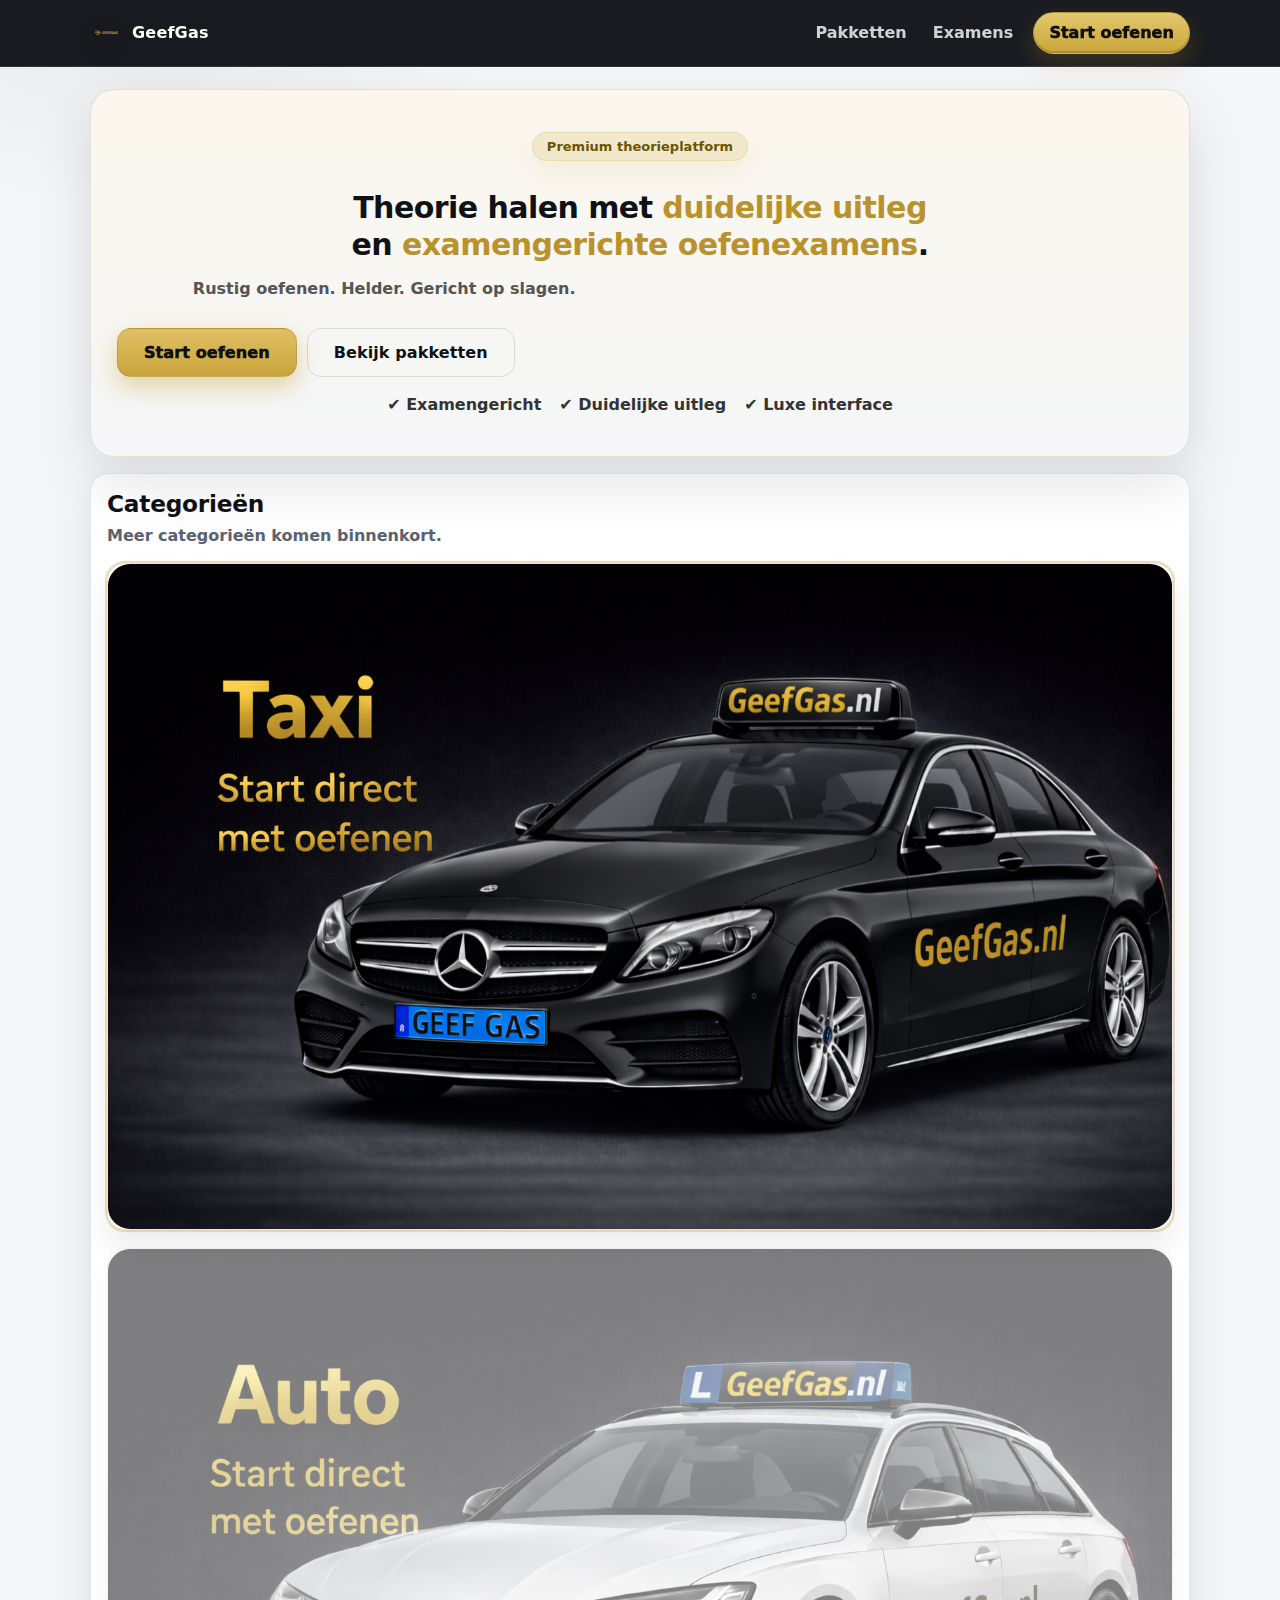
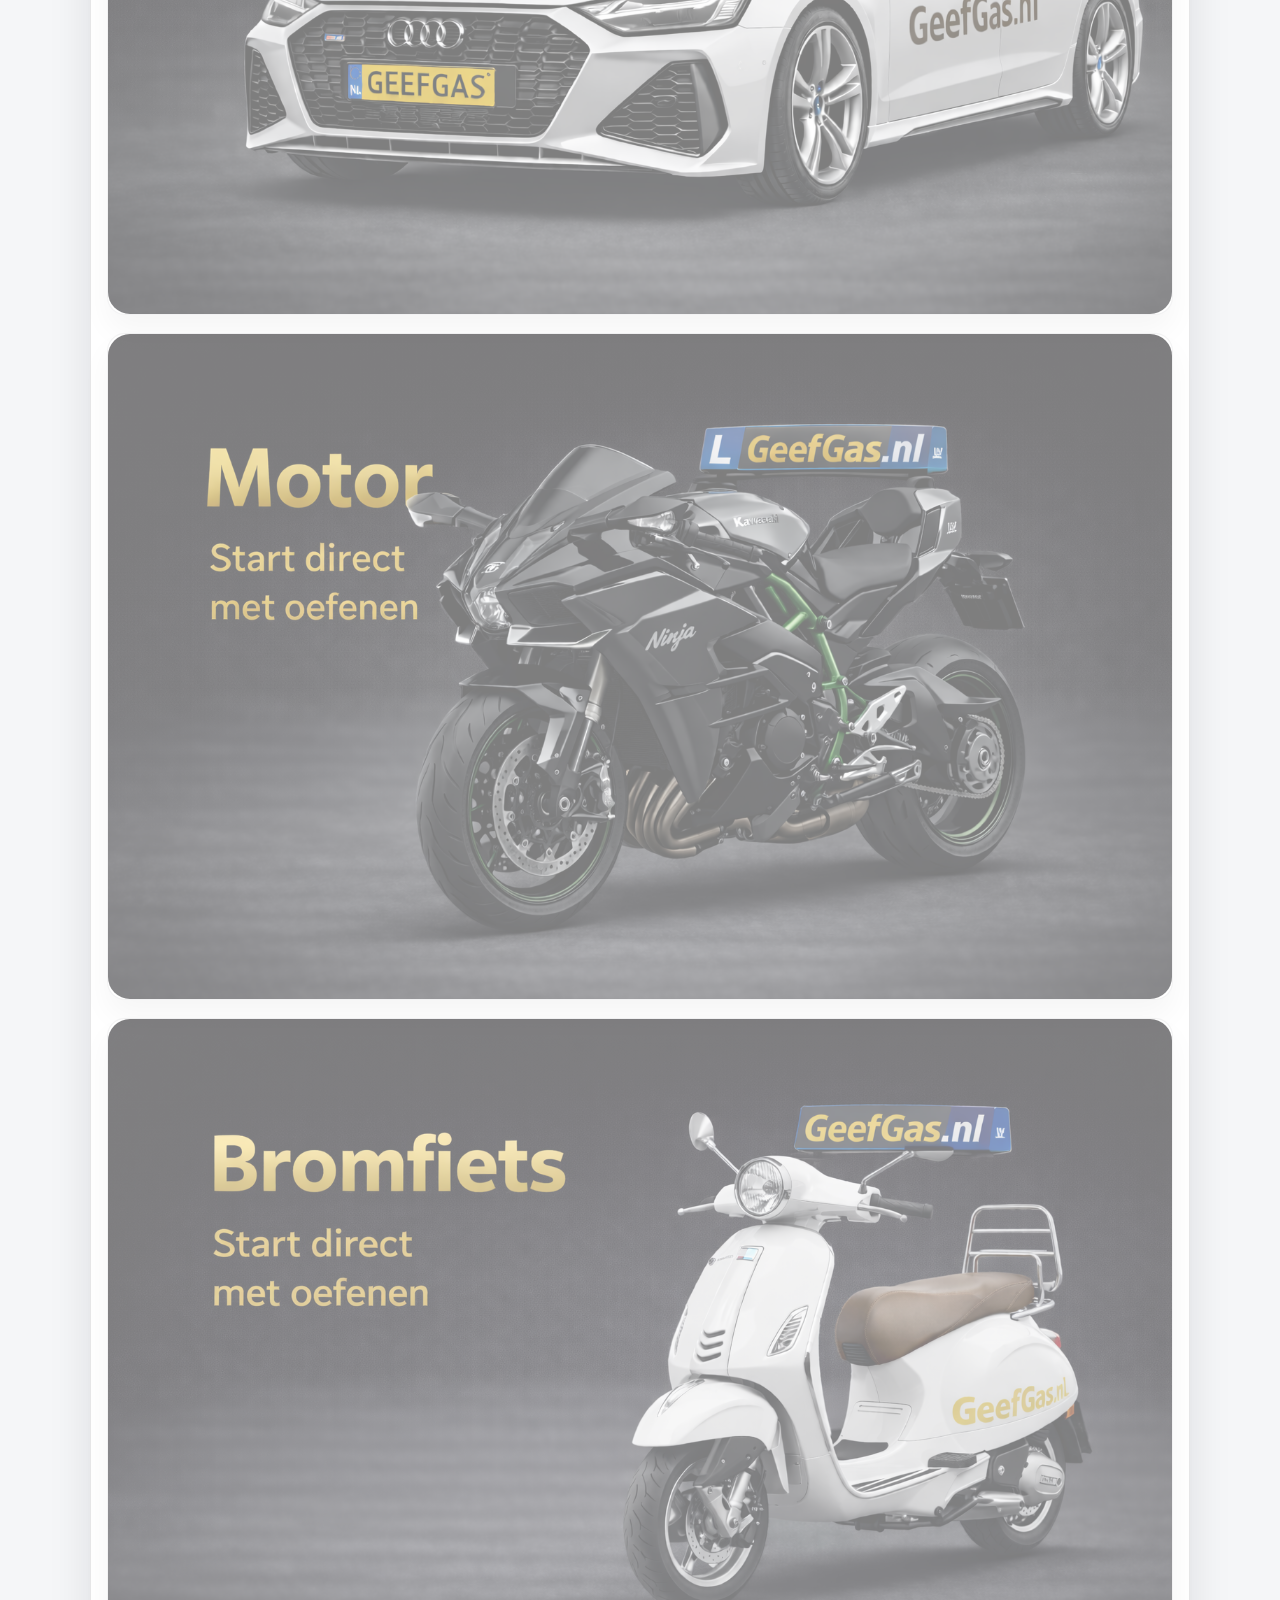
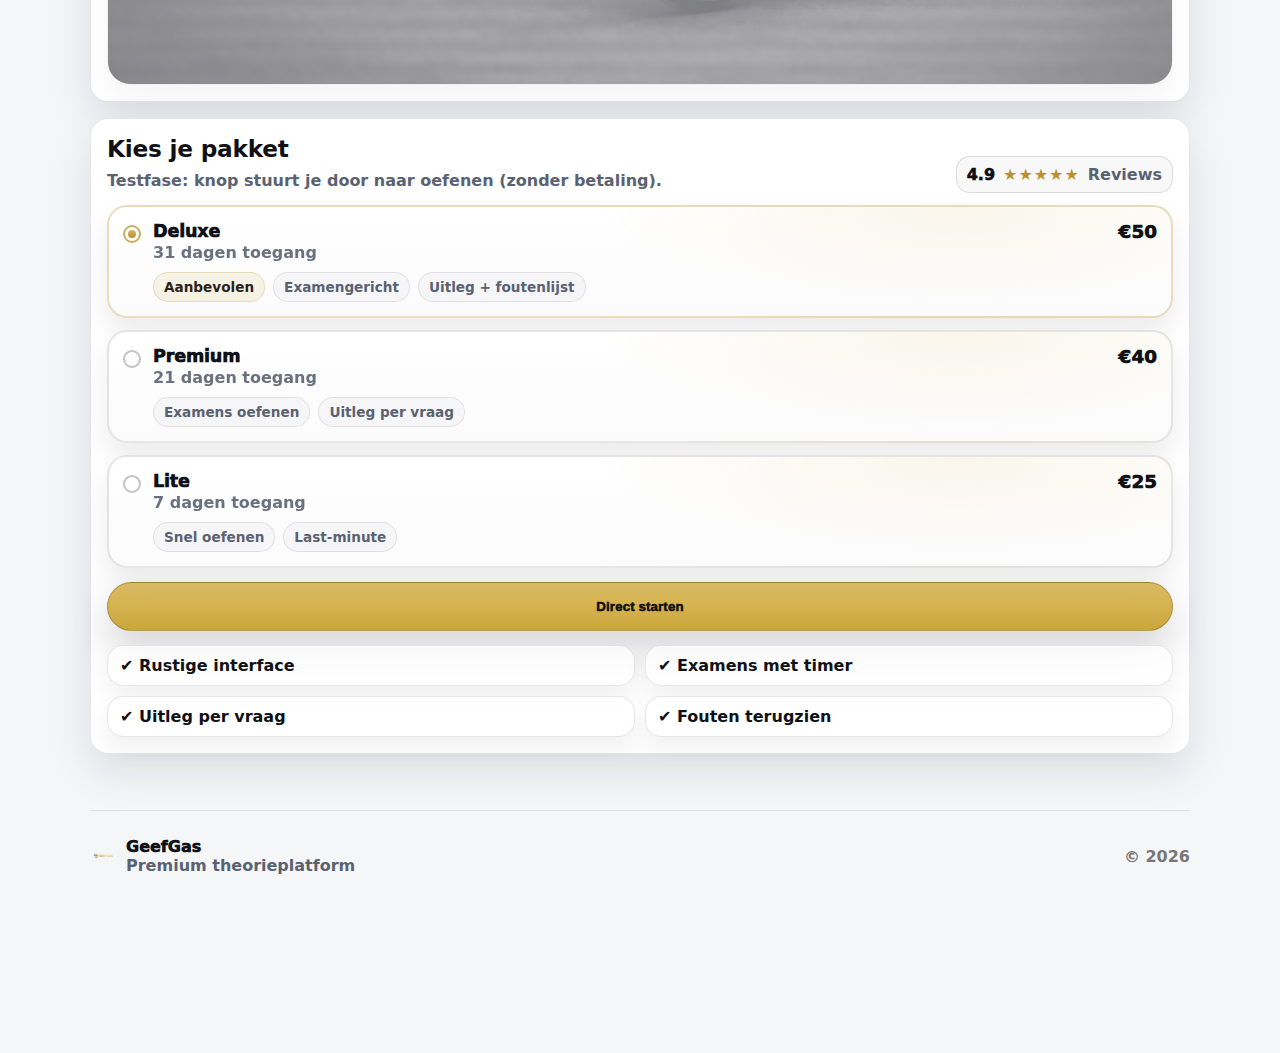
<file: index.html>
<!doctype html>
<html lang="nl">
<head>
  <meta charset="utf-8" />
  <meta name="viewport" content="width=device-width, initial-scale=1" />
  <title>GeefGas – Theorie oefenen</title>

  <meta name="description" content="GeefGas – Premium theorieplatform met duidelijke uitleg en examengerichte oefenexamens." />
  <meta name="theme-color" content="#0B0D12" />

  <link rel="stylesheet" href="styles.css" />
</head>

<body class="theme">

  <!-- TOPBAR -->
  <header class="topbar">
    <div class="container topbar__inner">
      <a class="brand" href="index.html" aria-label="GeefGas Home">
        <img class="brand__logo" src="assets/geefgas.PNG" alt="GeefGas logo" />
        <span class="brand__name">GeefGas</span>
      </a>

      <nav class="nav" aria-label="Hoofdmenu">
        <a class="nav__link" href="#pakketten">Pakketten</a>
        <a class="nav__link" href="examens.html">Examens</a>
        <a class="nav__cta" href="examens.html">Start oefenen</a>
      </nav>

      <button class="nav__mobile" id="mobileMenuBtn" aria-label="Menu openen" aria-expanded="false">
        <span></span><span></span><span></span>
      </button>
    </div>

    <div class="mobilemenu" id="mobileMenu" hidden>
      <div class="container mobilemenu__inner">
        <a class="mobilemenu__link" href="#pakketten">Pakketten</a>
        <a class="mobilemenu__link" href="examens.html">Examens</a>
        <a class="mobilemenu__cta" href="examens.html">Start oefenen</a>
      </div>
    </div>
  </header>

  <main class="page">
    <div class="container page__inner">

      <!-- HERO (rustiger) -->
      <section class="card hero hero--lux">
        <div class="hero__badge">Premium theorieplatform</div>

        <h1 class="hero__title">
          Theorie halen met <span class="gold">duidelijke uitleg</span><br />
          en <span class="gold">examengerichte oefenexamens</span>.
        </h1>

        <p class="hero__text">
          Rustig oefenen. Helder. Gericht op slagen.
        </p>

        <div class="hero__actions">
          <a class="btn btn--gold btn--xl" href="examens.html">Start oefenen</a>
          <a class="btn btn--ghost btn--xl" href="#pakketten">Bekijk pakketten</a>
        </div>

        <div class="hero__checks" aria-label="Voordelen">
          <span>✔ Examengericht</span>
          <span>✔ Duidelijke uitleg</span>
          <span>✔ Luxe interface</span>
        </div>
      </section>

      <!-- CATEGORIEËN -->
      <section class="card">
        <div class="sectionHead" style="margin-bottom:14px;">
          <div>
            <h2 class="sectionHead__title">Categorieën</h2>
            <p class="sectionHead__sub">Meer categorieën komen binnenkort.</p>
          </div>
        </div>

        <div class="catGrid">

          <a class="catCard catCard--active" href="examens.html" aria-label="Taxi actief">
            <div class="catCard__image">
              <img src="assets/taxi.PNG" alt="Taxi theorie" />
            </div>
          </a>

          <div class="catCard catCard--soon" aria-disabled="true">
            <div class="catCard__image">
              <img src="assets/auto.PNG" alt="Auto theorie" />
            </div>
          </div>

          <div class="catCard catCard--soon" aria-disabled="true">
            <div class="catCard__image">
              <img src="assets/motor.PNG" alt="Motor theorie" />
            </div>
          </div>

          <div class="catCard catCard--soon" aria-disabled="true">
            <div class="catCard__image">
              <img src="assets/bromfiets.PNG" alt="Bromfiets theorie" />
            </div>
          </div>

        </div>
      </section>

      <!-- PAKKETTEN (terug) -->
      <section class="card" id="pakketten">
        <div class="sectionHead">
          <div>
            <h2 class="sectionHead__title">Kies je pakket</h2>
            <p class="sectionHead__sub">Testfase: knop stuurt je door naar oefenen (zonder betaling).</p>
          </div>
          <div class="rating">
            <span class="rating__score">4.9</span>
            <span class="rating__stars" aria-label="5 sterren">★★★★★</span>
            <span class="rating__muted">Reviews</span>
          </div>
        </div>

        <div class="pkgList" role="radiogroup" aria-label="Pakketkeuze">
          <label class="pkg pkg--best">
            <input class="pkg__radio" type="radio" name="pkg" value="deluxe" checked />
            <span class="pkg__dot" aria-hidden="true"></span>

            <div class="pkg__main">
              <div class="pkg__top">
                <div>
                  <div class="pkg__name">Deluxe</div>
                  <div class="pkg__desc">31 dagen toegang</div>
                </div>
                <div class="pkg__price">€50</div>
              </div>

              <div class="pkg__meta">
                <span class="pill pill--gold">Aanbevolen</span>
                <span class="pill">Examengericht</span>
                <span class="pill">Uitleg + foutenlijst</span>
              </div>
            </div>
          </label>

          <label class="pkg">
            <input class="pkg__radio" type="radio" name="pkg" value="premium" />
            <span class="pkg__dot" aria-hidden="true"></span>

            <div class="pkg__main">
              <div class="pkg__top">
                <div>
                  <div class="pkg__name">Premium</div>
                  <div class="pkg__desc">21 dagen toegang</div>
                </div>
                <div class="pkg__price">€40</div>
              </div>

              <div class="pkg__meta">
                <span class="pill">Examens oefenen</span>
                <span class="pill">Uitleg per vraag</span>
              </div>
            </div>
          </label>

          <label class="pkg">
            <input class="pkg__radio" type="radio" name="pkg" value="lite" />
            <span class="pkg__dot" aria-hidden="true"></span>

            <div class="pkg__main">
              <div class="pkg__top">
                <div>
                  <div class="pkg__name">Lite</div>
                  <div class="pkg__desc">7 dagen toegang</div>
                </div>
                <div class="pkg__price">€25</div>
              </div>

              <div class="pkg__meta">
                <span class="pill">Snel oefenen</span>
                <span class="pill">Last-minute</span>
              </div>
            </div>
          </label>
        </div>

        <button class="btn btn--primary" id="startNowBtn" type="button">Direct starten</button>

        <div class="featuresGrid" aria-label="Wat je krijgt">
          <div class="feature">✔ Rustige interface</div>
          <div class="feature">✔ Examens met timer</div>
          <div class="feature">✔ Uitleg per vraag</div>
          <div class="feature">✔ Fouten terugzien</div>
        </div>

        <div class="note">
          <strong>Let op:</strong> GeefGas is een onafhankelijk oefenplatform (niet verbonden aan het CBR).
          Vragen/visuals zijn eigen ontwikkeld.
        </div>
      </section>

      <!-- FOOTER -->
      <footer class="footer">
        <div class="footer__left">
          <img src="assets/geefgas.PNG" alt="GeefGas" class="footer__logo" />
          <div>
            <div class="footer__brand">GeefGas</div>
            <div class="footer__muted">Premium theorieplatform</div>
          </div>
        </div>
        <div class="footer__right">© <span id="year"></span></div>
      </footer>

    </div>
  </main>

  <script src="app.js"></script>
  <script>
    (function(){
      // jaar
      const y = document.getElementById("year");
      if (y) y.textContent = String(new Date().getFullYear());

      // start knop -> examens
      const btn = document.getElementById("startNowBtn");
      const radios = Array.from(document.querySelectorAll('input[name="pkg"]'));

      const packages = {
        deluxe: { label:"Deluxe", days:31, price:50 },
        premium:{ label:"Premium", days:21, price:40 },
        lite:   { label:"Lite", days:7,  price:25 }
      };

      function getSelected(){
        const sel = radios.find(r => r.checked)?.value || "deluxe";
        return packages[sel] || packages.deluxe;
      }

      if (btn){
        btn.addEventListener("click", () => {
          const p = getSelected();
          localStorage.setItem("gg_selectedPackage", JSON.stringify(p));
          window.location.href = "examens.html";
        });
      }
    })();
  </script>

</body>
</html>
</file>
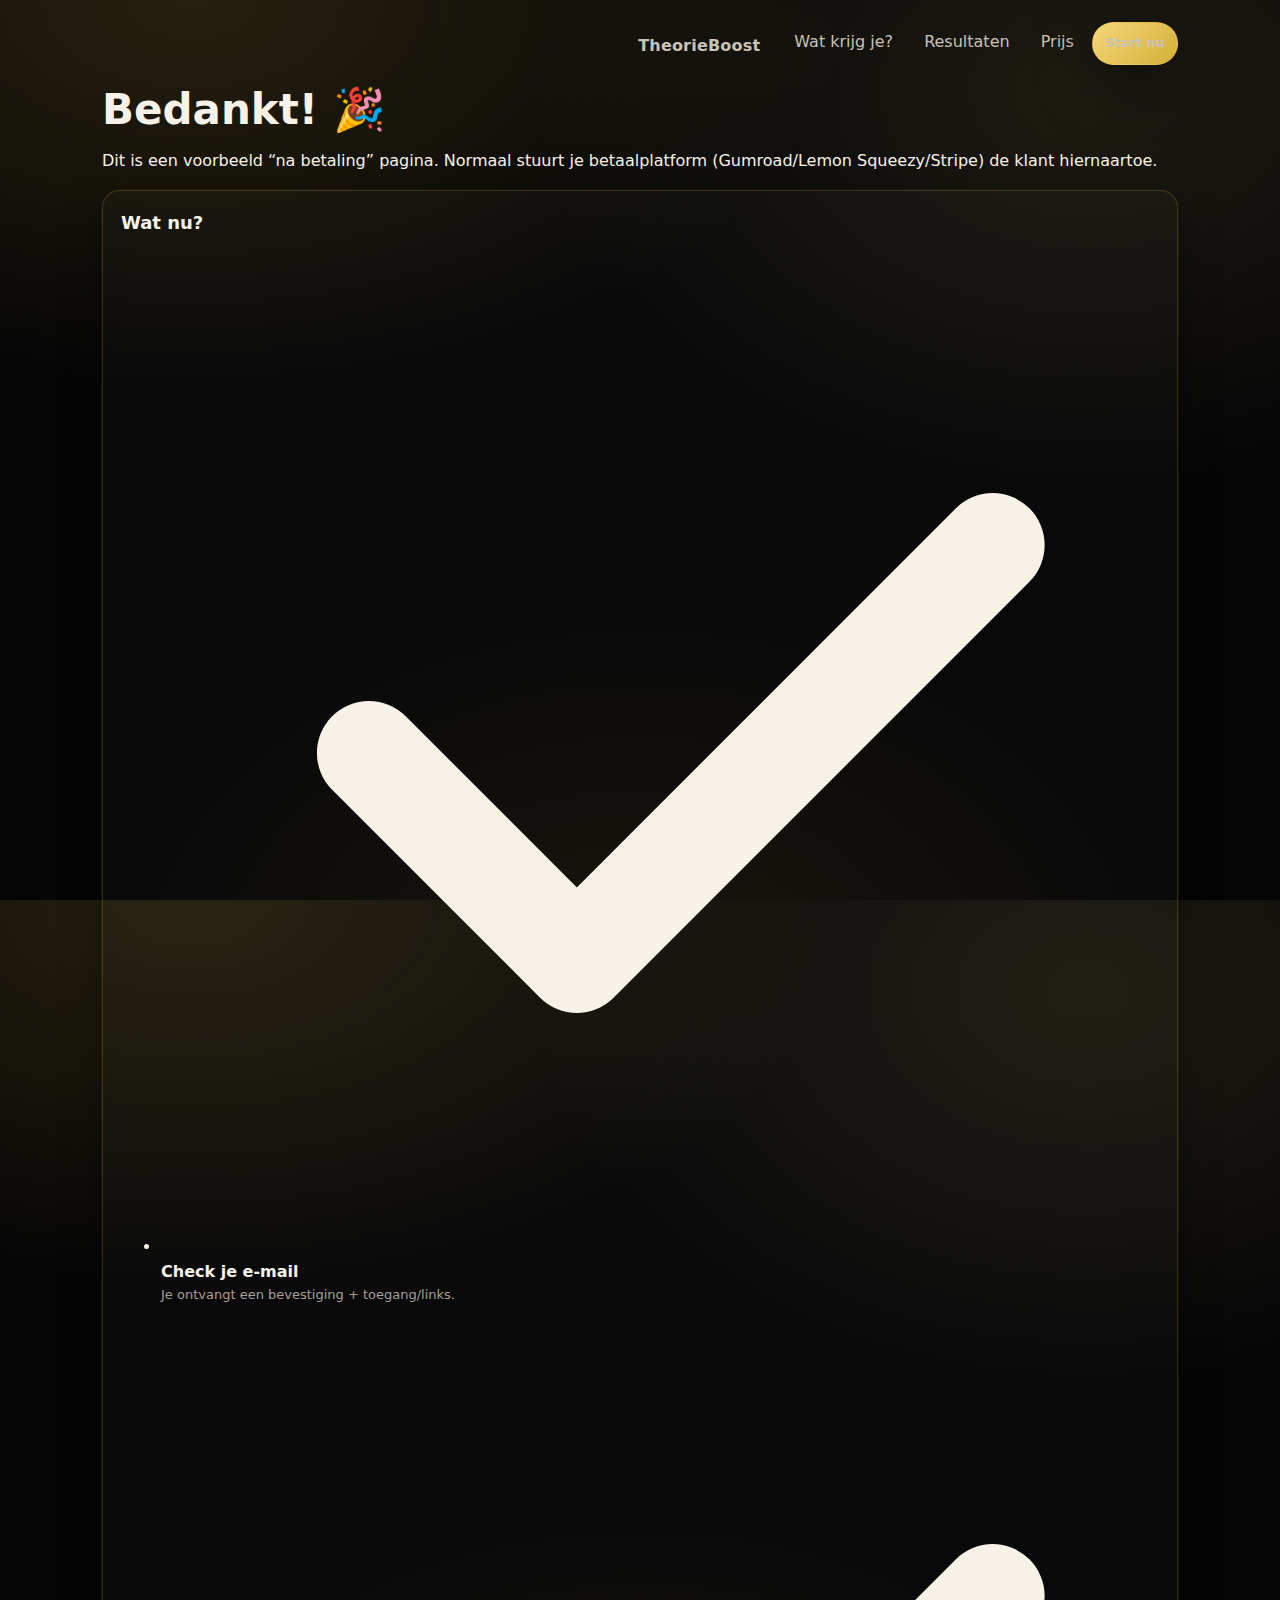
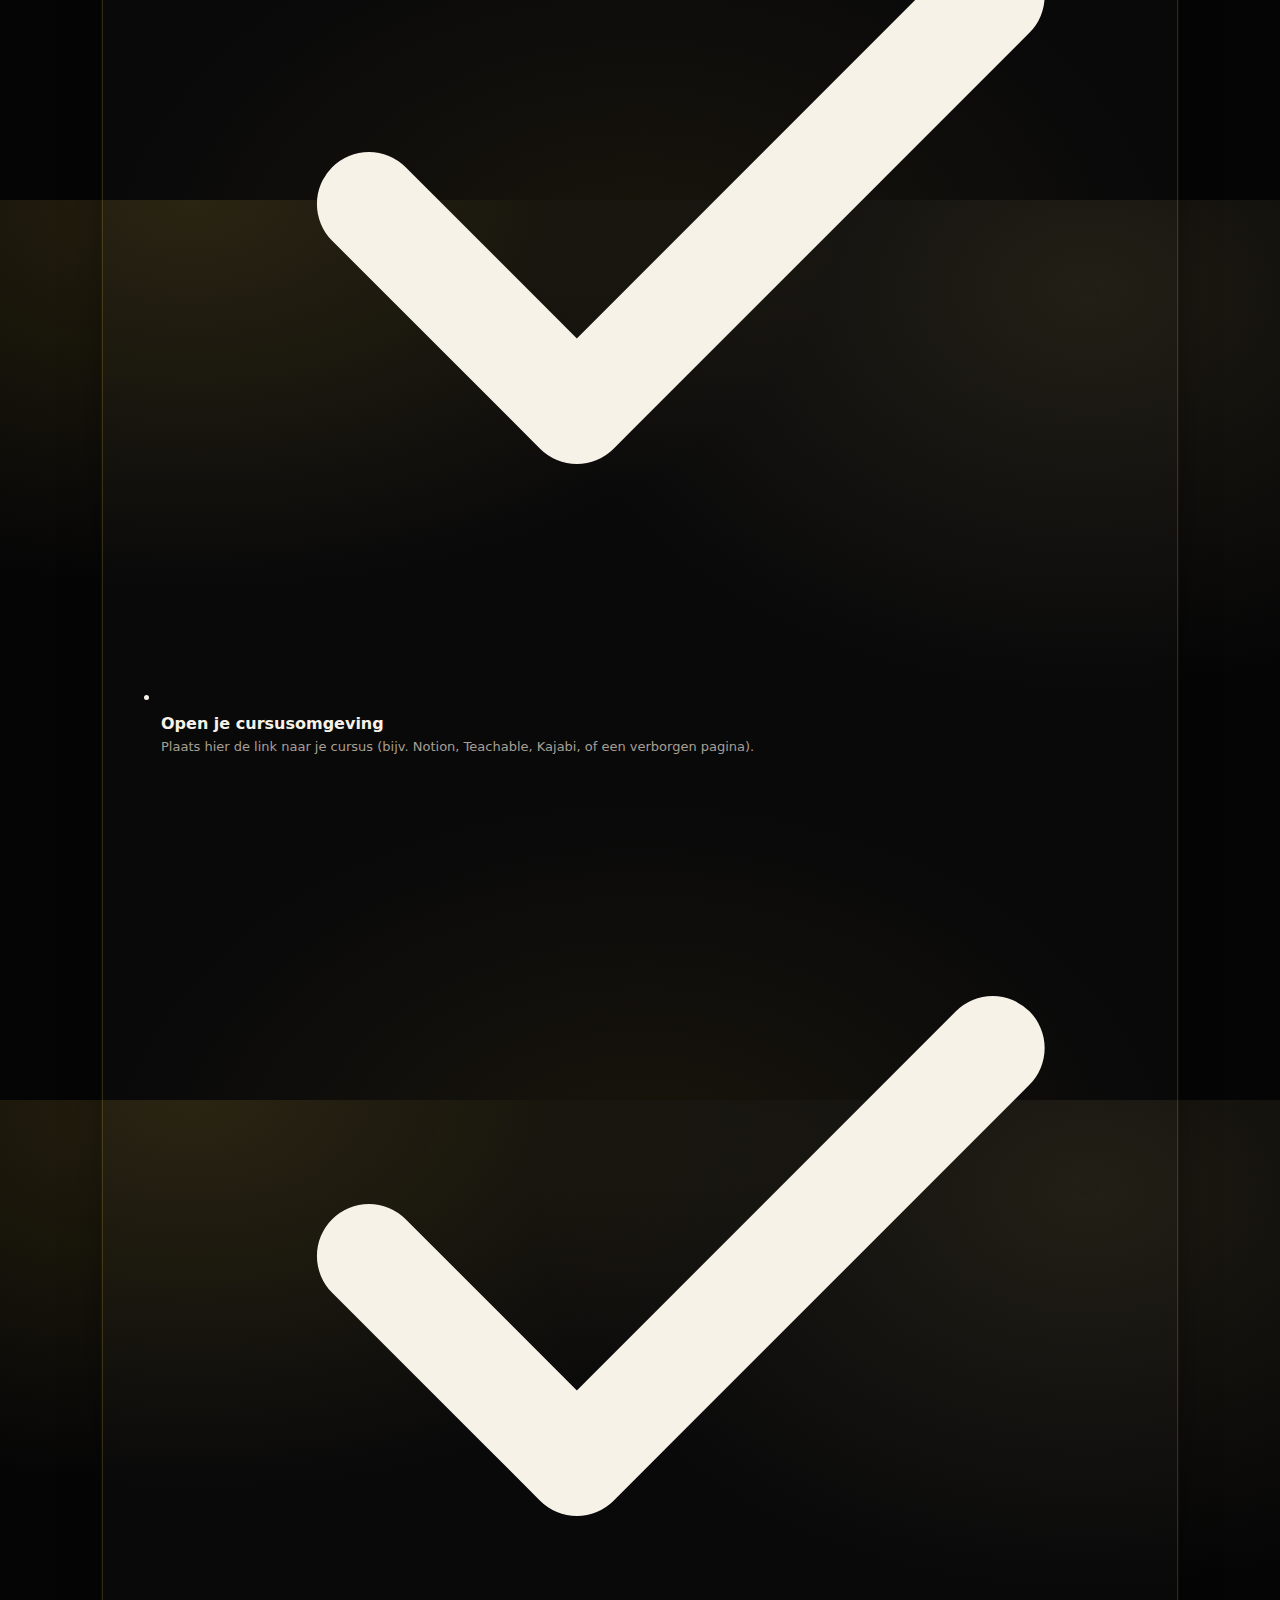
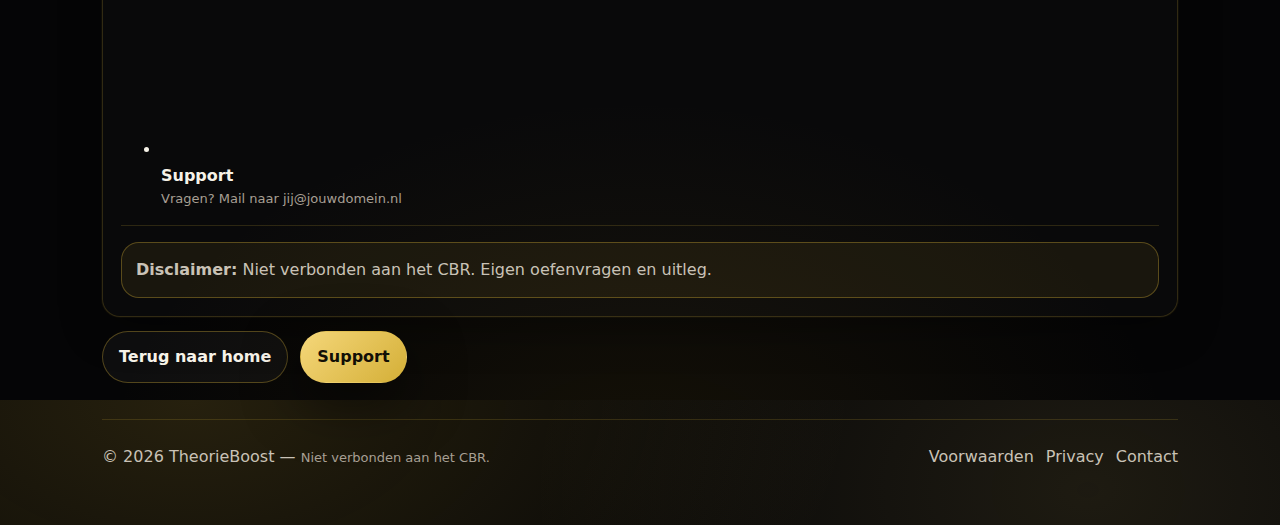
<file: bedankt.html>
<!doctype html>
<html lang="nl">
<head>
  <meta charset="utf-8"/>
  <meta name="viewport" content="width=device-width,initial-scale=1"/>
  <meta name="description" content="Bedankt pagina (template)"/>
  <title>Bedankt — TheorieBoost</title>
  <link rel="stylesheet" href="assets/style.css"/>
</head>
<body>
  <div class="container">
    <div class="nav">
      <a class="brand" href="index.html" aria-label="Home">
        <span class="logo" aria-hidden="true"></span>
        <b>TheorieBoost</b>
      </a>
      <div class="navlinks">
        <a href="index.html#wat" data-scroll>Wat krijg je?</a>
        <a href="index.html#reviews" data-scroll>Resultaten</a>
        <a href="index.html#prijs" data-scroll>Prijs</a>
        <a class="btn small" href="index.html#prijs" data-scroll>Start nu</a>
      </div>
    </div>

    
<div class="section">
  <h1>Bedankt! 🎉</h1>
  <p class="lead">Dit is een voorbeeld “na betaling” pagina. Normaal stuurt je betaalplatform (Gumroad/Lemon Squeezy/Stripe) de klant hiernaartoe.</p>

  <div class="card">
    <h3>Wat nu?</h3>
    <ul class="list">
      <li><span class="check"><svg viewBox="0 0 24 24" fill="none" aria-hidden="true">
  <path d="M20 7L10 17l-5-5" stroke="currentColor" stroke-width="2.5" stroke-linecap="round" stroke-linejoin="round"/>
</svg></span><div><b>Check je e-mail</b><div class="small">Je ontvangt een bevestiging + toegang/links.</div></div></li>
      <li><span class="check"><svg viewBox="0 0 24 24" fill="none" aria-hidden="true">
  <path d="M20 7L10 17l-5-5" stroke="currentColor" stroke-width="2.5" stroke-linecap="round" stroke-linejoin="round"/>
</svg></span><div><b>Open je cursusomgeving</b><div class="small">Plaats hier de link naar je cursus (bijv. Notion, Teachable, Kajabi, of een verborgen pagina).</div></div></li>
      <li><span class="check"><svg viewBox="0 0 24 24" fill="none" aria-hidden="true">
  <path d="M20 7L10 17l-5-5" stroke="currentColor" stroke-width="2.5" stroke-linecap="round" stroke-linejoin="round"/>
</svg></span><div><b>Support</b><div class="small">Vragen? Mail naar jij@jouwdomein.nl</div></div></li>
    </ul>
    <hr/>
    <p class="notice"><b>Disclaimer:</b> Niet verbonden aan het CBR. Eigen oefenvragen en uitleg.</p>
  </div>

  <div style="margin-top:14px; display:flex; gap:12px; flex-wrap:wrap;">
    <a class="btn secondary" href="index.html">Terug naar home</a>
    <a class="btn" href="contact.html">Support</a>
  </div>
</div>


    <div class="footer">
      <div style="display:flex; gap:12px; flex-wrap:wrap; align-items:center; justify-content:space-between;">
        <div>© <span id="y"></span> TheorieBoost — <span class="small">Niet verbonden aan het CBR.</span></div>
        <div style="display:flex; gap:12px; flex-wrap:wrap;">
          <a href="voorwaarden.html">Voorwaarden</a>
          <a href="privacy.html">Privacy</a>
          <a href="contact.html">Contact</a>
        </div>
      </div>
      <script>
        document.getElementById('y').textContent = new Date().getFullYear();
      </script>
    </div>
  </div>

  <script src="assets/script.js"></script>
</body>
</html>
</file>
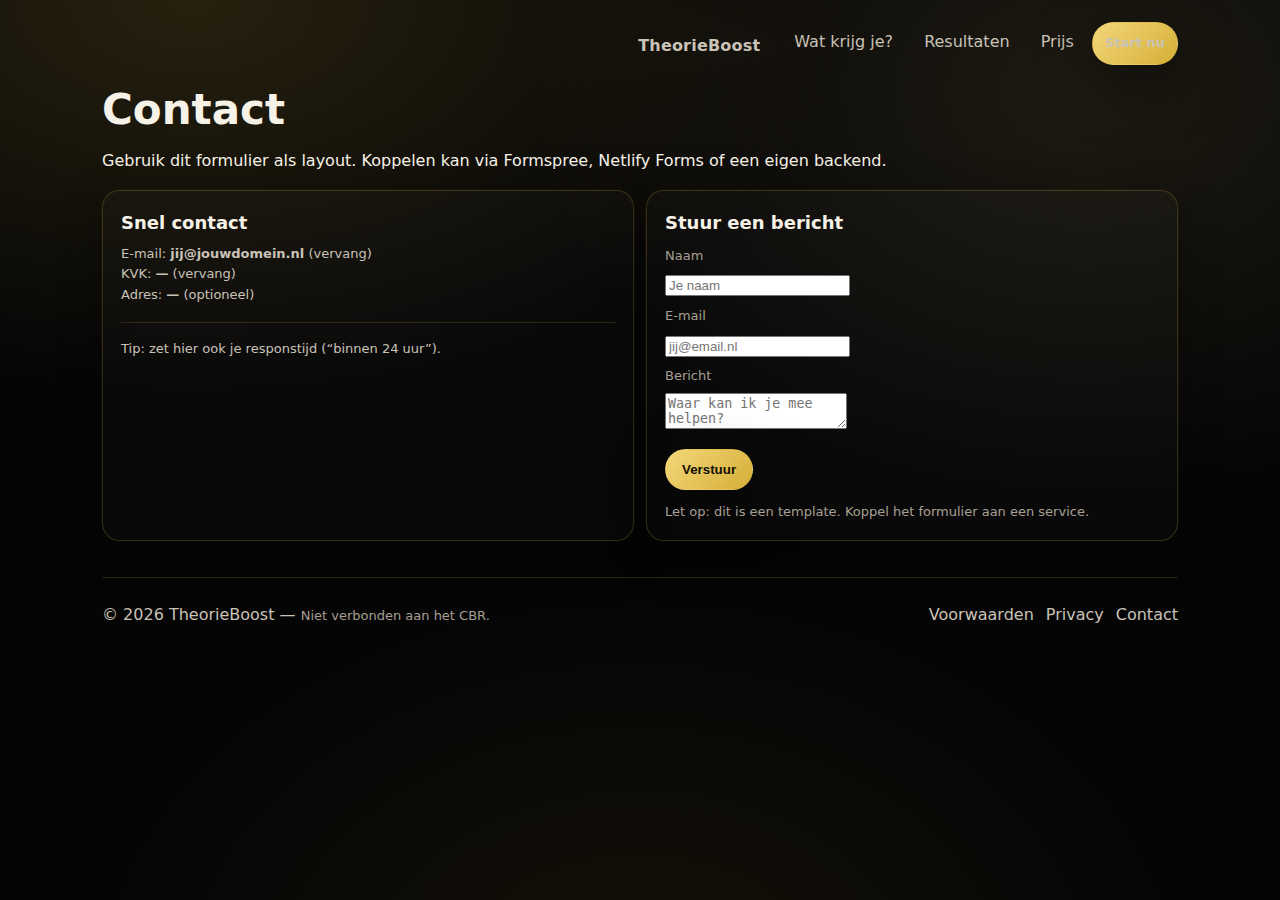
<file: contact.html>
<!doctype html>
<html lang="nl">
<head>
  <meta charset="utf-8"/>
  <meta name="viewport" content="width=device-width,initial-scale=1"/>
  <meta name="description" content="Contactpagina (template)"/>
  <title>Contact — TheorieBoost</title>
  <link rel="stylesheet" href="assets/style.css"/>
</head>
<body>
  <div class="container">
    <div class="nav">
      <a class="brand" href="index.html" aria-label="Home">
        <span class="logo" aria-hidden="true"></span>
        <b>TheorieBoost</b>
      </a>
      <div class="navlinks">
        <a href="index.html#wat" data-scroll>Wat krijg je?</a>
        <a href="index.html#reviews" data-scroll>Resultaten</a>
        <a href="index.html#prijs" data-scroll>Prijs</a>
        <a class="btn small" href="index.html#prijs" data-scroll>Start nu</a>
      </div>
    </div>

    
<div class="section">
  <h1>Contact</h1>
  <p class="lead">Gebruik dit formulier als layout. Koppelen kan via Formspree, Netlify Forms of een eigen backend.</p>

  <div class="grid cols2">
    <div class="card">
      <h3>Snel contact</h3>
      <p class="small">E-mail: <b>jij@jouwdomein.nl</b> (vervang)</p>
      <p class="small">KVK: <b>—</b> (vervang)</p>
      <p class="small">Adres: <b>—</b> (optioneel)</p>
      <hr/>
      <p class="small">Tip: zet hier ook je responstijd (“binnen 24 uur”).</p>
    </div>

    <div class="card">
      <h3>Stuur een bericht</h3>
      <form method="post" action="#">
        <div class="formrow">
          <div>
            <label>Naam</label>
            <input name="name" placeholder="Je naam" required/>
          </div>
          <div>
            <label>E-mail</label>
            <input type="email" name="email" placeholder="jij@email.nl" required/>
          </div>
        </div>

        <label>Bericht</label>
        <textarea name="message" placeholder="Waar kan ik je mee helpen?" required></textarea>

        <div style="display:flex; gap:12px; align-items:center; margin-top:12px; flex-wrap:wrap;">
          <button class="btn" type="submit">Verstuur</button>
          <span class="small">Let op: dit is een template. Koppel het formulier aan een service.</span>
        </div>
      </form>
    </div>
  </div>
</div>


    <div class="footer">
      <div style="display:flex; gap:12px; flex-wrap:wrap; align-items:center; justify-content:space-between;">
        <div>© <span id="y"></span> TheorieBoost — <span class="small">Niet verbonden aan het CBR.</span></div>
        <div style="display:flex; gap:12px; flex-wrap:wrap;">
          <a href="voorwaarden.html">Voorwaarden</a>
          <a href="privacy.html">Privacy</a>
          <a href="contact.html">Contact</a>
        </div>
      </div>
      <script>
        document.getElementById('y').textContent = new Date().getFullYear();
      </script>
    </div>
  </div>

  <script src="assets/script.js"></script>
</body>
</html>
</file>
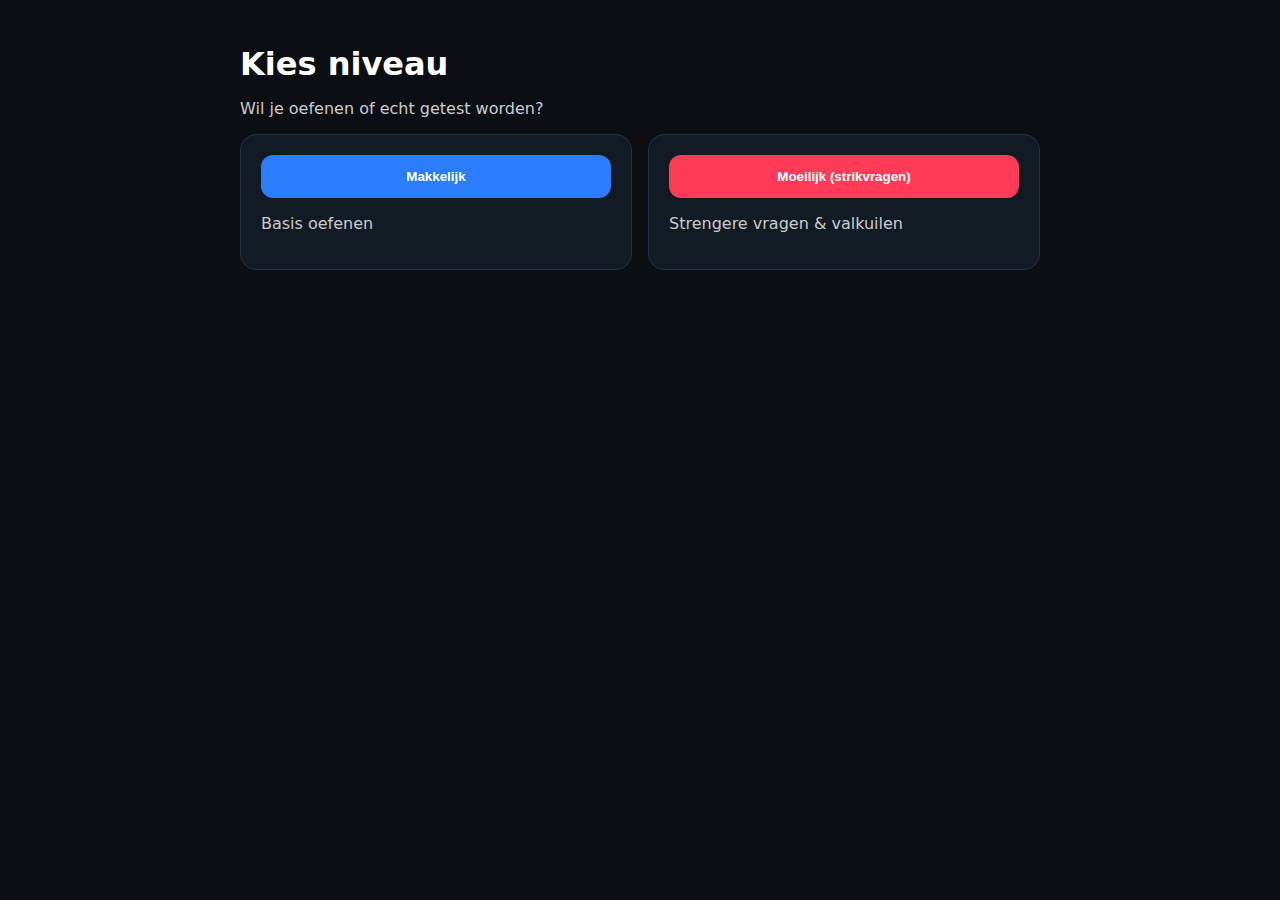
<file: difficulty.html>
<!doctype html>
<html lang="nl">
<head>
  <meta charset="utf-8">
  <meta name="viewport" content="width=device-width, initial-scale=1">
  <title>GeefGas – Kies niveau</title>
  <style>
    body{margin:0;font-family:system-ui;background:#0b0f14;color:#fff}
    .wrap{max-width:800px;margin:0 auto;padding:24px}
    h1{margin-bottom:8px}
    .grid{display:grid;gap:16px}
    @media(min-width:700px){.grid{grid-template-columns:1fr 1fr}}
    .card{background:#121a24;border:1px solid #223048;border-radius:16px;padding:20px}
    button{width:100%;padding:14px;border:0;border-radius:12px;font-weight:800;cursor:pointer}
    .easy{background:#2b7cff;color:#fff}
    .hard{background:#ff3b57;color:#fff}
    p{color:#ccc}
  </style>
</head>
<body>
  <div class="wrap">
    <h1>Kies niveau</h1>
    <p>Wil je oefenen of echt getest worden?</p>

    <div class="grid">
      <div class="card">
        <button class="easy" onclick="setLevel('easy')">Makkelijk</button>
        <p>Basis oefenen</p>
      </div>

      <div class="card">
        <button class="hard" onclick="setLevel('hard')">Moeilijk (strikvragen)</button>
        <p>Strengere vragen & valkuilen</p>
      </div>
    </div>
  </div>

  <script>
    function setLevel(level){
      localStorage.setItem("ggDifficulty", level);
      window.location.href = "examens.html";
    }
  </script>
</body>
</html>
</file>
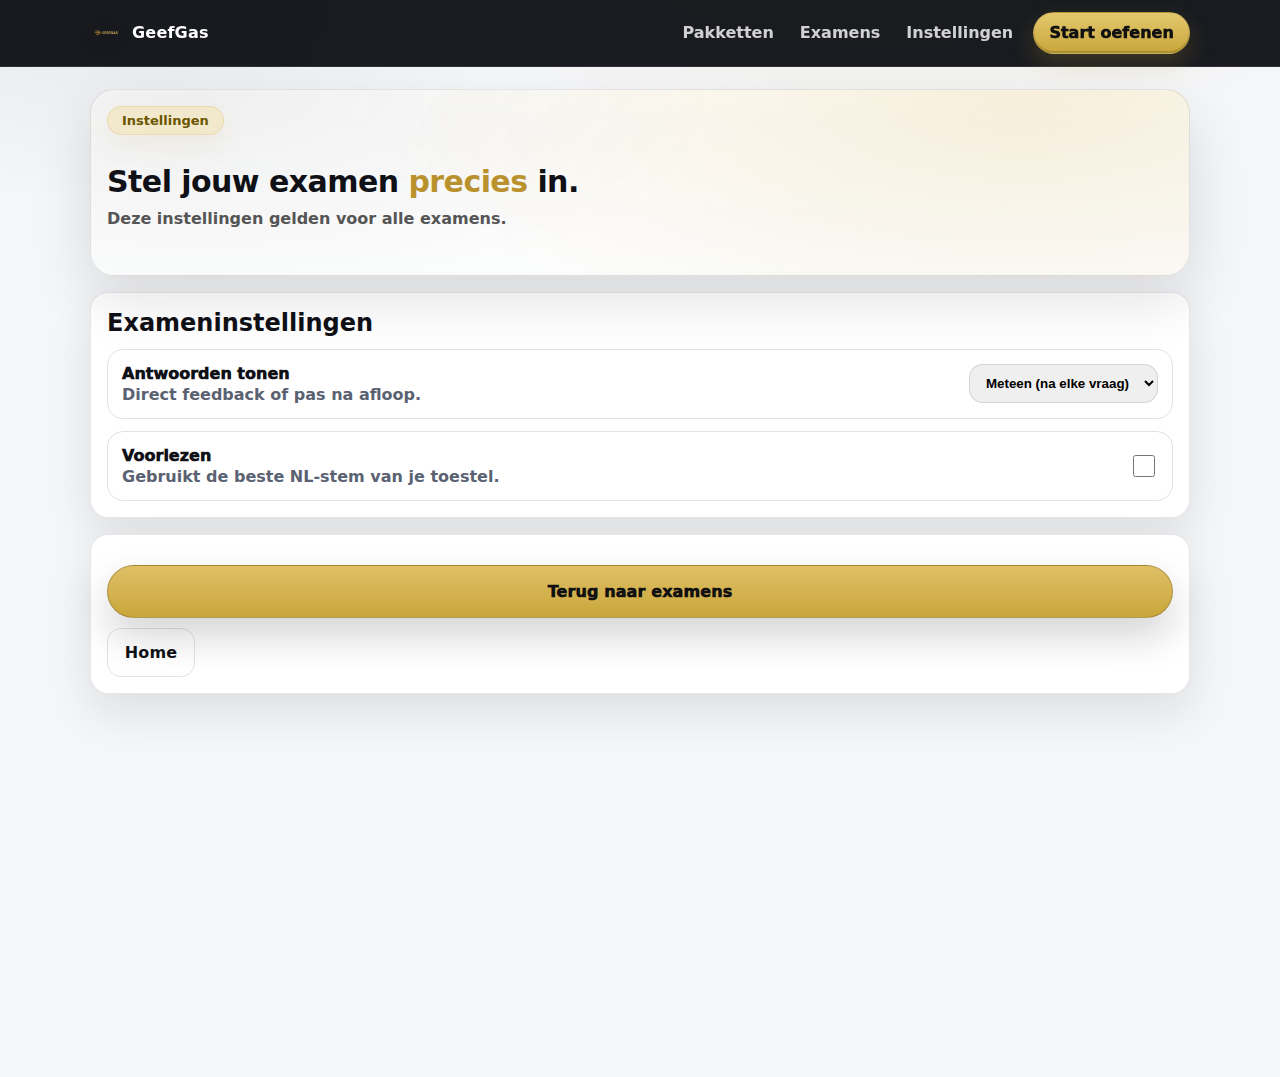
<file: instellingen.html>
<!doctype html>
<html lang="nl">
<head>
  <meta charset="utf-8">
  <meta name="viewport" content="width=device-width, initial-scale=1">
  <title>GeefGas – Instellingen</title>
  <link rel="stylesheet" href="styles.css">
</head>

<body class="theme">

<header class="topbar">
  <div class="container topbar__inner">
    <a class="brand" href="index.html" aria-label="GeefGas Home">
      <img class="brand__logo" src="assets/geefgas.PNG" alt="GeefGas logo" />
      <span class="brand__name">GeefGas</span>
    </a>

    <nav class="nav" aria-label="Hoofdmenu">
      <a class="nav__link" href="index.html#pakketten">Pakketten</a>
      <a class="nav__link" href="examens.html">Examens</a>
      <a class="nav__link" href="instellingen.html">Instellingen</a>
      <a class="nav__cta" href="examens.html">Start oefenen</a>
    </nav>

    <button class="nav__mobile" id="mobileMenuBtn" aria-label="Menu openen" aria-expanded="false">
      <span></span><span></span><span></span>
    </button>
  </div>

  <div class="mobilemenu" id="mobileMenu" hidden>
    <div class="container mobilemenu__inner">
      <a class="mobilemenu__link" href="index.html#pakketten">Pakketten</a>
      <a class="mobilemenu__link" href="examens.html">Examens</a>
      <a class="mobilemenu__link" href="instellingen.html">Instellingen</a>
      <a class="mobilemenu__cta" href="examens.html">Start oefenen</a>
    </div>
  </div>
</header>

<main class="page">
  <div class="container page__inner">

    <section class="card hero">
      <div class="hero__badge">Instellingen</div>
      <h1 class="hero__title" style="margin-bottom:6px;">
        Stel jouw examen <span class="gold">precies</span> in.
      </h1>
      <p class="hero__text" style="margin-top:0;">
        Deze instellingen gelden voor alle examens.
      </p>
    </section>

    <section class="card">
      <h2 style="margin:0 0 12px;">Exameninstellingen</h2>

      <div style="display:flex; flex-direction:column; gap:12px;">

        <!-- Antwoorden tonen -->
        <div style="display:flex; align-items:center; justify-content:space-between; gap:12px; border:1px solid rgba(16,19,26,.12); border-radius:16px; padding:14px;">
          <div>
            <div style="font-weight:950;">Antwoorden tonen</div>
            <div class="muted" style="margin-top:2px;">Direct feedback of pas na afloop.</div>
          </div>
          <select id="revealMode" style="padding:10px 12px; border-radius:14px; border:1px solid rgba(16,19,26,.12); font-weight:850;">
            <option value="instant">Meteen (na elke vraag)</option>
            <option value="after">Pas na examen</option>
          </select>
        </div>

        <!-- Voorlezen -->
        <div style="display:flex; align-items:center; justify-content:space-between; gap:12px; border:1px solid rgba(16,19,26,.12); border-radius:16px; padding:14px;">
          <div>
            <div style="font-weight:950;">Voorlezen</div>
            <div class="muted" style="margin-top:2px;">Gebruikt de beste NL-stem van je toestel.</div>
          </div>

          <label style="display:flex; align-items:center; gap:10px; font-weight:900;">
            <input type="checkbox" id="ttsEnabled" style="width:22px; height:22px;">
          </label>
        </div>

        <div class="note">
          <strong>Tip:</strong> Zet “Pas na examen” aan als je een echte examenomgeving wil nabootsen.
        </div>

      </div>
    </section>

    <section class="card">
      <div style="display:flex; gap:10px; flex-wrap:wrap;">
        <a class="btn btn--primary" href="examens.html">Terug naar examens</a>
        <a class="btn btn--ghost" href="index.html">Home</a>
      </div>
    </section>

  </div>
</main>

<script src="app.js"></script>
<script>
(function(){
  const revealMode = document.getElementById("revealMode");
  const ttsEnabled = document.getElementById("ttsEnabled");

  // Load
  revealMode.value = localStorage.getItem("gg_revealMode") || "instant";
  ttsEnabled.checked = (localStorage.getItem("gg_ttsEnabled") || "false") === "true";

  // Save
  revealMode.addEventListener("change", () => {
    localStorage.setItem("gg_revealMode", revealMode.value);
  });

  ttsEnabled.addEventListener("change", () => {
    localStorage.setItem("gg_ttsEnabled", String(ttsEnabled.checked));
  });
})();
</script>

</body>
</html>
</file>
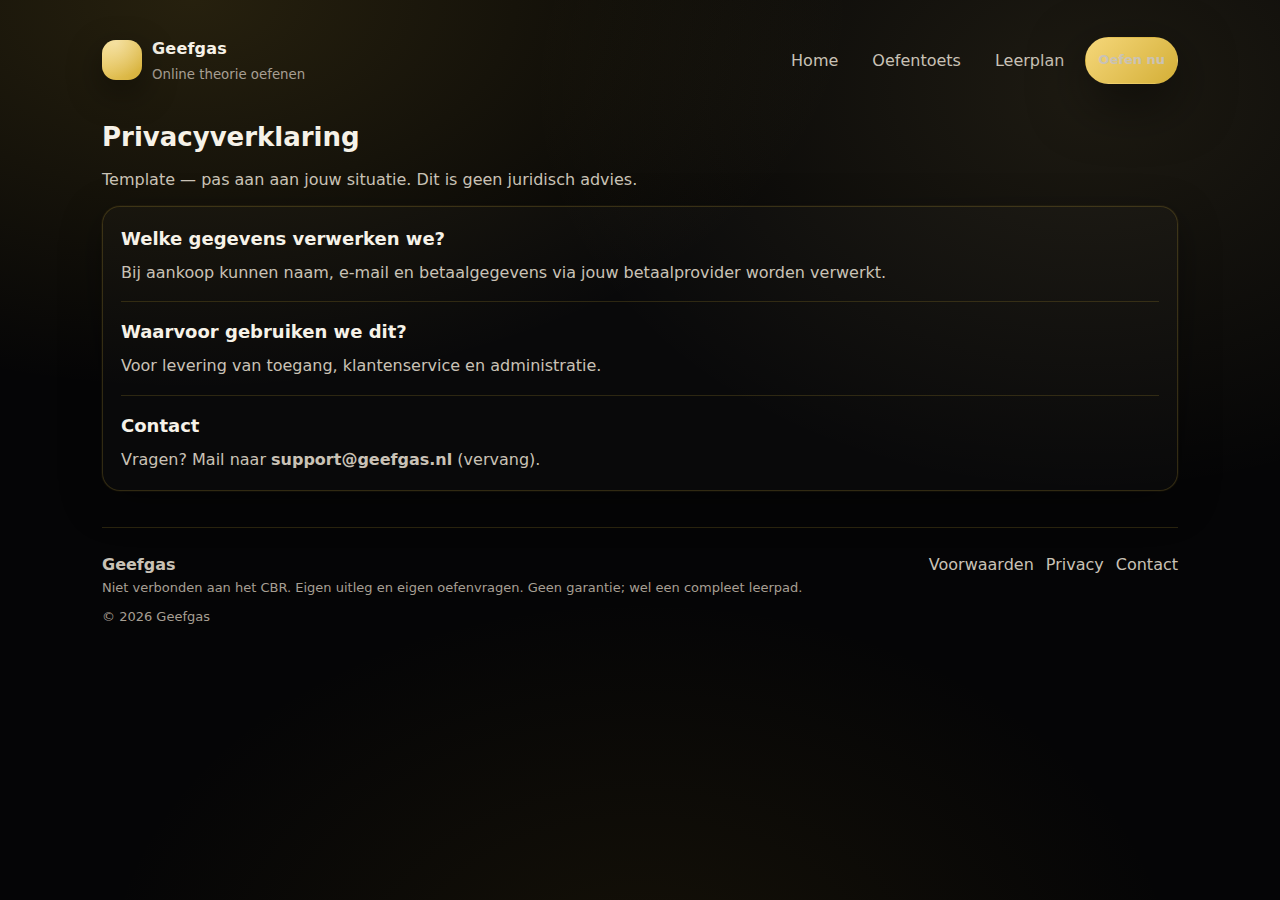
<file: privacy.html>
<!doctype html>
<html lang="nl">
<head>
  <meta charset="utf-8"/>
  <meta name="viewport" content="width=device-width,initial-scale=1"/>
  <meta name="description" content="Privacyverklaring (template)."/>
  <title>Privacy — Geefgas</title>
  <link rel="stylesheet" href="assets/style.css"/>
</head>
<body>
  <div class="container">
    <header class="topbar">
      <a class="brand" href="index.html" aria-label="Geefgas home">
        <span class="badgeLogo" aria-hidden="true"></span>
        <div><b>Geefgas</b><small>Online theorie oefenen</small></div>
      </a>
      <nav class="nav" aria-label="Navigatie">
        <a href="index.html">Home</a>
        <a href="quiz.html">Oefentoets</a>
        <a href="index.html#plan" data-scroll>Leerplan</a>
        <a class="btn small" href="quiz.html">Oefen nu</a>
      </nav>
    </header>
    <section class="section">
  <h2>Privacyverklaring</h2>
  <p class="sub">Template — pas aan aan jouw situatie. Dit is geen juridisch advies.</p>
  <div class="card">
    <h3>Welke gegevens verwerken we?</h3>
    <p>Bij aankoop kunnen naam, e-mail en betaalgegevens via jouw betaalprovider worden verwerkt.</p>
    <hr/>
    <h3>Waarvoor gebruiken we dit?</h3>
    <p>Voor levering van toegang, klantenservice en administratie.</p>
    <hr/>
    <h3>Contact</h3>
    <p>Vragen? Mail naar <b>support@geefgas.nl</b> (vervang).</p>
  </div>
</section>
    <footer class="footer">
      <div class="footerGrid">
        <div>
          <b>Geefgas</b>
          <div class="small">Niet verbonden aan het CBR. Eigen uitleg en eigen oefenvragen. Geen garantie; wel een compleet leerpad.</div>
          <div class="small" style="margin-top:8px;">© <span id="y"></span> Geefgas</div>
        </div>
        <div style="display:flex; gap:12px; flex-wrap:wrap; justify-content:flex-end;">
          <a href="voorwaarden.html">Voorwaarden</a>
          <a href="privacy.html">Privacy</a>
          <a href="contact.html">Contact</a>
        </div>
      </div>
      <script>document.getElementById('y').textContent = new Date().getFullYear();</script>
    </footer>
  </div>
  <script src="assets/script.js"></script>
</body>
</html>
</file>
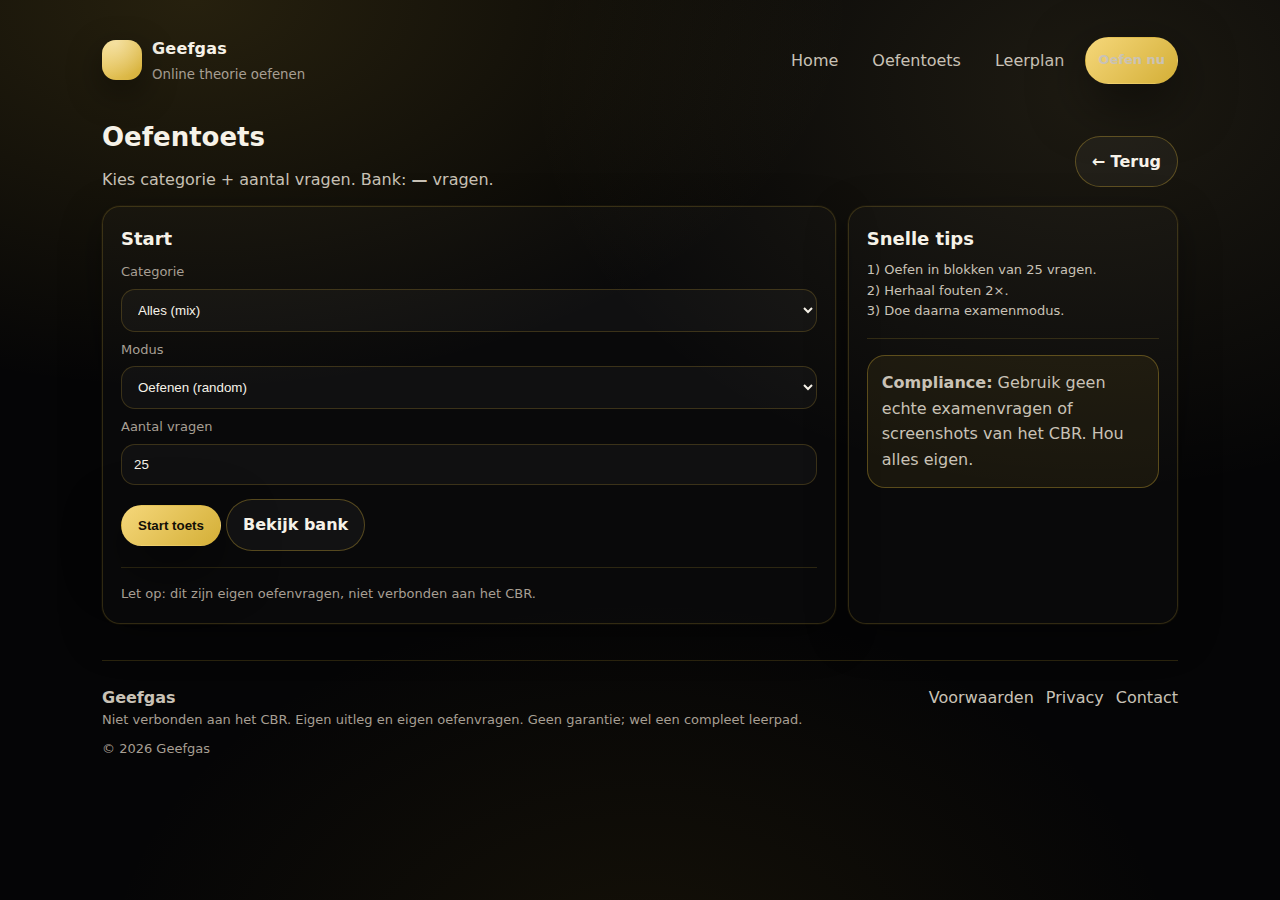
<file: quiz.html>
<!doctype html>
<html lang="nl">
<head>
  <meta charset="utf-8"/>
  <meta name="viewport" content="width=device-width,initial-scale=1"/>
  <meta name="description" content="Oefentoets met categorieën en uitleg."/>
  <title>Oefentoets — Geefgas</title>
  <link rel="stylesheet" href="assets/style.css"/>
</head>
<body>
  <div class="container">
    <header class="topbar">
      <a class="brand" href="index.html" aria-label="Geefgas home">
        <span class="badgeLogo" aria-hidden="true"></span>
        <div><b>Geefgas</b><small>Online theorie oefenen</small></div>
      </a>
      <nav class="nav" aria-label="Navigatie">
        <a href="index.html">Home</a>
        <a href="quiz.html">Oefentoets</a>
        <a href="index.html#plan" data-scroll>Leerplan</a>
        <a class="btn small" href="quiz.html">Oefen nu</a>
      </nav>
    </header>
    <section class="section">
  <div class="qTop">
    <div>
      <h2>Oefentoets</h2>
      <p class="sub">Kies categorie + aantal vragen. Bank: <b id="bankCount">—</b> vragen.</p>
    </div>
    <a class="btn secondary" href="index.html">← Terug</a>
  </div>

  <div class="quizWrap">
    <div class="card" id="startPanel">
      <h3>Start</h3>
      <label>Categorie</label>
      <select id="cat">
        <option value="ALL">Alles (mix)</option>
        <option value="Auto">Auto</option>
        <option value="Motor">Motor</option>
        <option value="Bromfiets">Bromfiets</option>
      </select>

      <label>Modus</label>
      <select id="mode">
        <option value="PRACTICE">Oefenen (random)</option>
        <option value="EXAM">Examenmodus (mix, examengericht)</option>
      </select>

      <label>Aantal vragen</label>
      <input id="count" type="number" min="5" max="50" value="25"/>

      <div class="actions" style="margin-top:14px;">
        <button class="btn" id="startBtn">Start toets</button>
        <a class="btn secondary" href="assets/vragen.json" target="_blank" rel="noopener">Bekijk bank</a>
      </div>

      <hr/>
      <div class="small">
        Let op: dit zijn eigen oefenvragen, niet verbonden aan het CBR.
      </div>
    </div>

    <div class="card" id="quizPanel" style="display:none;">
      <div class="qTop">
        <div>
          <b>Vraag <span id="qNum">1</span>/<span id="qTotal">25</span></b>
          <div class="small">Kies 1 antwoord en klik “Check”.</div>
        </div>
        <div style="min-width:220px;">
          <div class="progress" aria-label="Voortgang"><div id="progBar"></div></div>
        </div>
      </div>
      <hr/>
      <div id="qText" style="font-size:18px; font-weight:900;"></div>
      <div id="options" style="margin-top:12px;"></div>

      <div class="actions" style="margin-top:14px;">
        <button class="btn" id="submitBtn">Check</button>
        <button class="btn secondary" id="nextBtn" disabled>Volgende →</button>
      </div>

      <div id="feedback"></div>
    </div>

    <div class="card" id="resultPanel" style="display:none;">
      <h3>Resultaat</h3>
      <div class="actions" style="margin-top:10px;">
        <span class="pillOk">Score: <span id="resScore"></span></span>
        <span class="pillOk">Percentage: <span id="resPct"></span></span>
        <span id="resPass"></span>
      </div>
      <hr/>
      <b>Fouten (max 20 getoond)</b>
      <div id="wrongList" style="margin-top:10px;"></div>
      <div class="actions" style="margin-top:14px;">
        <button class="btn" id="resetBtn">Nieuwe toets</button>
        <a class="btn secondary" href="index.html">Home</a>
      </div>
    </div>

    <div class="card">
      <h3>Snelle tips</h3>
      <p class="small">1) Oefen in blokken van 25 vragen.</p>
      <p class="small">2) Herhaal fouten 2×.</p>
      <p class="small">3) Doe daarna examenmodus.</p>
      <hr/>
      <div class="notice">
        <b>Compliance:</b> Gebruik geen echte examenvragen of screenshots van het CBR. Hou alles eigen.
      </div>
    </div>
  </div>
</section>

<script src="assets/quiz.js"></script>
    <footer class="footer">
      <div class="footerGrid">
        <div>
          <b>Geefgas</b>
          <div class="small">Niet verbonden aan het CBR. Eigen uitleg en eigen oefenvragen. Geen garantie; wel een compleet leerpad.</div>
          <div class="small" style="margin-top:8px;">© <span id="y"></span> Geefgas</div>
        </div>
        <div style="display:flex; gap:12px; flex-wrap:wrap; justify-content:flex-end;">
          <a href="voorwaarden.html">Voorwaarden</a>
          <a href="privacy.html">Privacy</a>
          <a href="contact.html">Contact</a>
        </div>
      </div>
      <script>document.getElementById('y').textContent = new Date().getFullYear();</script>
    </footer>
  </div>
  <script src="assets/script.js"></script>
</body>
</html>
</file>
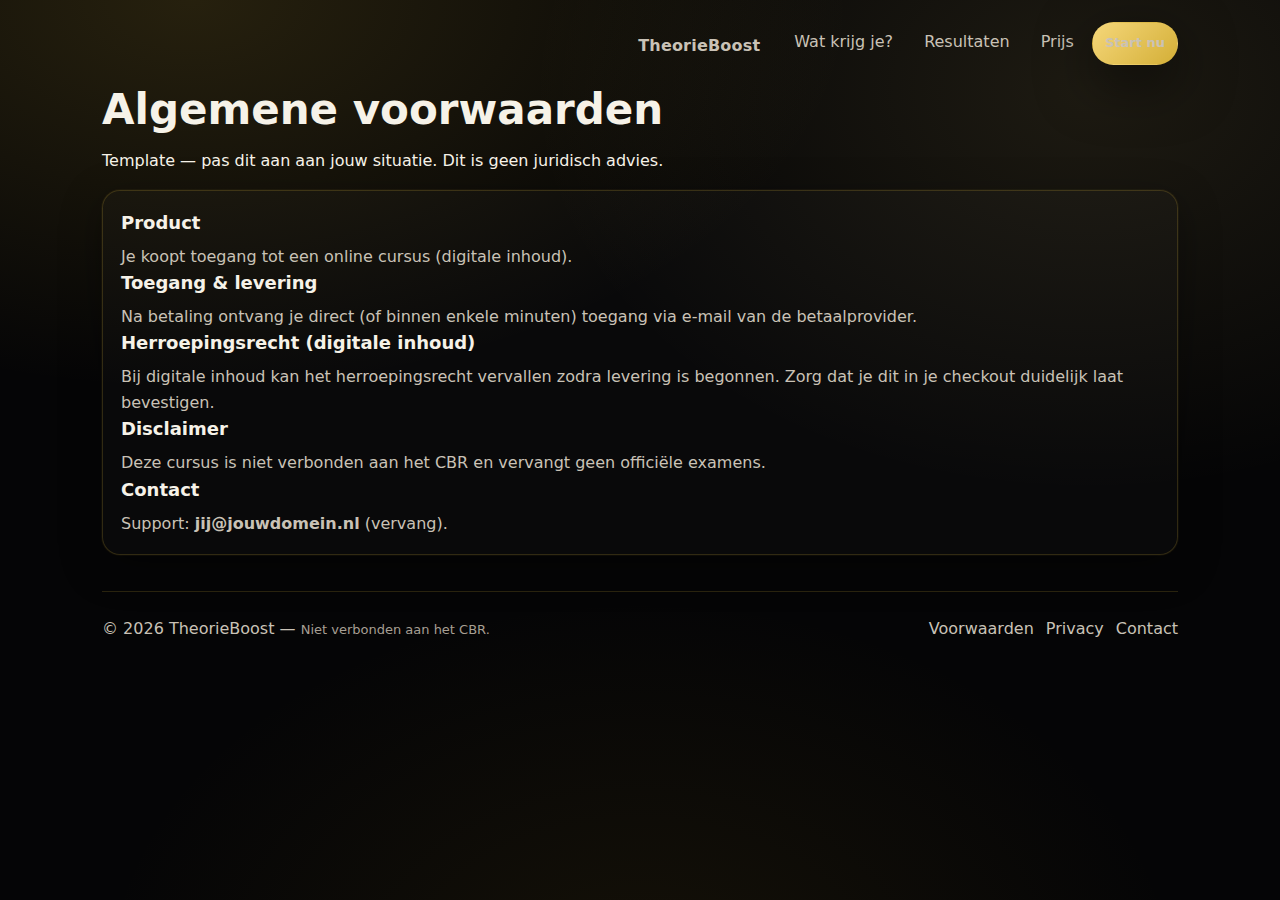
<file: voorwaarden.html>
<!doctype html>
<html lang="nl">
<head>
  <meta charset="utf-8"/>
  <meta name="viewport" content="width=device-width,initial-scale=1"/>
  <meta name="description" content="Algemene voorwaarden (template)"/>
  <title>Voorwaarden — TheorieBoost</title>
  <link rel="stylesheet" href="assets/style.css"/>
</head>
<body>
  <div class="container">
    <div class="nav">
      <a class="brand" href="index.html" aria-label="Home">
        <span class="logo" aria-hidden="true"></span>
        <b>TheorieBoost</b>
      </a>
      <div class="navlinks">
        <a href="index.html#wat" data-scroll>Wat krijg je?</a>
        <a href="index.html#reviews" data-scroll>Resultaten</a>
        <a href="index.html#prijs" data-scroll>Prijs</a>
        <a class="btn small" href="index.html#prijs" data-scroll>Start nu</a>
      </div>
    </div>

    
<div class="section">
  <h1>Algemene voorwaarden</h1>
  <p class="lead">Template — pas dit aan aan jouw situatie. Dit is geen juridisch advies.</p>

  <div class="card">
    <h3>Product</h3>
    <p>Je koopt toegang tot een online cursus (digitale inhoud).</p>

    <h3>Toegang & levering</h3>
    <p>Na betaling ontvang je direct (of binnen enkele minuten) toegang via e-mail van de betaalprovider.</p>

    <h3>Herroepingsrecht (digitale inhoud)</h3>
    <p>Bij digitale inhoud kan het herroepingsrecht vervallen zodra levering is begonnen. Zorg dat je dit in je checkout duidelijk laat bevestigen.</p>

    <h3>Disclaimer</h3>
    <p>Deze cursus is niet verbonden aan het CBR en vervangt geen officiële examens.</p>

    <h3>Contact</h3>
    <p>Support: <b>jij@jouwdomein.nl</b> (vervang).</p>
  </div>
</div>


    <div class="footer">
      <div style="display:flex; gap:12px; flex-wrap:wrap; align-items:center; justify-content:space-between;">
        <div>© <span id="y"></span> TheorieBoost — <span class="small">Niet verbonden aan het CBR.</span></div>
        <div style="display:flex; gap:12px; flex-wrap:wrap;">
          <a href="voorwaarden.html">Voorwaarden</a>
          <a href="privacy.html">Privacy</a>
          <a href="contact.html">Contact</a>
        </div>
      </div>
      <script>
        document.getElementById('y').textContent = new Date().getFullYear();
      </script>
    </div>
  </div>

  <script src="assets/script.js"></script>
</body>
</html>
</file>
<file: styles.css>
/* =========================================================
   GeefGas – Styles (clean + luxe)
   Works with: index.html + examens.html + examen.html + resultaat.html + instellingen.html
   Theme: wit / zwart / goud (luxe)
   ========================================================= */

:root{
  --black:#0B0D12;
  --ink:#10131A;
  --white:#FFFFFF;
  --bg:#F5F6F8;

  --gold:#D8B55B;
  --gold2:#B9922E;

  --text:#0F1116;
  --muted:#5A6272;

  --stroke: rgba(16,19,26,.12);
  --stroke2: rgba(16,19,26,.08);

  --shadow: 0 18px 40px rgba(16,19,26,.10);

  --radius: 18px;
  --radius2: 16px;
}

*{ box-sizing:border-box; }
html,body{ height:100%; }
body.theme{
  margin:0;
  font-family: ui-sans-serif, system-ui, -apple-system, Segoe UI, Roboto, Helvetica, Arial;
  background: var(--bg);
  color: var(--text);
  overflow-x:hidden;
  -webkit-font-smoothing: antialiased;
  -moz-osx-font-smoothing: grayscale;
}

img{ max-width:100%; height:auto; display:block; }
a{ color:inherit; text-decoration:none; }
.container{ width: min(1100px, 92vw); margin: 0 auto; }

.muted{ color: var(--muted); font-weight: 700; }
.gold{ color: var(--gold2); }

/* =========================================================
   TOPBAR + NAV + MOBILE MENU
   ========================================================= */
.topbar{
  position: sticky;
  top:0;
  z-index: 100;
  background: rgba(11,13,18,.94);
  backdrop-filter: blur(10px);
  border-bottom: 1px solid rgba(255,255,255,.10);
}

.topbar__inner{
  display:flex;
  align-items:center;
  justify-content:space-between;
  gap: 12px;
  padding: 12px 0;
}

.brand{
  display:flex;
  align-items:center;
  gap: 10px;
  min-width: 150px;
}
.brand__logo{ height:30px; width:auto; }
.brand__name{
  color: var(--white);
  font-weight: 900;
  letter-spacing: .2px;
  white-space: nowrap;
}

.nav{
  display:flex;
  align-items:center;
  gap: 14px;
}

.nav__link{
  color: rgba(255,255,255,.80);
  font-weight: 850;
  padding: 8px 6px;
  white-space: nowrap;
}
.nav__link:hover{ color: var(--white); }

.nav__cta{
  padding: .65rem .95rem;
  border-radius: 999px;
  background: linear-gradient(180deg, var(--gold), var(--gold2));
  color: #111;
  font-weight: 950;
  border: 1px solid rgba(0,0,0,.15);
  white-space: nowrap;
}

/* burger button */
.nav__mobile{
  display:none;
  appearance:none;
  border:1px solid rgba(255,255,255,.14);
  background: rgba(255,255,255,.06);
  border-radius: 14px;
  padding: 10px 10px;
  cursor:pointer;
  -webkit-tap-highlight-color: transparent;
}
.nav__mobile span{
  display:block;
  width: 20px;
  height: 2px;
  background: rgba(255,255,255,.85);
  margin: 4px 0;
  border-radius: 2px;
}

/* mobile menu panel */
.mobilemenu{
  border-top: 1px solid rgba(255,255,255,.10);
  background: rgba(11,13,18,.98);
}
.mobilemenu__inner{
  display:flex;
  flex-direction:column;
  gap: 10px;
  padding: 14px 0 16px;
}
.mobilemenu__link{
  color: rgba(255,255,255,.86);
  font-weight: 900;
  padding: 12px 12px;
  border-radius: 14px;
  border: 1px solid rgba(255,255,255,.10);
  background: rgba(255,255,255,.04);
}
.mobilemenu__cta{
  color:#111;
  font-weight: 950;
  padding: 12px 12px;
  border-radius: 14px;
  background: linear-gradient(180deg, var(--gold), var(--gold2));
  border: 1px solid rgba(0,0,0,.15);
}

/* responsive nav */
@media (max-width: 720px){
  .nav{ display:none; }
  .nav__mobile{ display:block; }
  .brand__name{ display:none; }
}

/* =========================================================
   PAGE + CARD
   ========================================================= */
.page{ padding: 18px 0 34px; }
.page__inner{ display:flex; flex-direction:column; gap: 14px; }

.card{
  background: var(--white);
  border: 1px solid var(--stroke);
  border-radius: var(--radius);
  box-shadow: var(--shadow);
  padding: 16px;
}

/* =========================================================
   HERO (HOME)
   ========================================================= */
.hero{
  position: relative;
  overflow:hidden;
  background:
    radial-gradient(800px 280px at 85% 15%, rgba(216,181,91,.22), transparent 60%),
    linear-gradient(180deg, rgba(11,13,18,.05), rgba(11,13,18,0));
}

.hero__badge{
  display:inline-flex;
  gap:8px;
  align-items:center;
  padding: 8px 12px;
  border-radius: 999px;
  border: 1px solid rgba(185,146,46,.25);
  background: rgba(216,181,91,.12);
  color:#2A2416;
  font-weight: 950;
  font-size: .92rem;
}

.hero__title{
  margin: 12px 0 10px;
  font-size: 1.85rem;
  line-height: 1.12;
  letter-spacing: -.35px;
}

.hero__text{
  margin:0;
  color: var(--muted);
  font-weight: 750;
  line-height: 1.65;
  max-width: 62ch;
}

.hero__actions{
  display:flex;
  gap: 10px;
  flex-wrap: wrap;
  margin-top: 14px;
}

.hero__checks{
  margin-top: 12px;
  display:flex;
  gap: 10px;
  flex-wrap: wrap;
}
.check{
  display:inline-flex;
  align-items:center;
  gap:8px;
  padding: 8px 10px;
  border-radius: 14px;
  border: 1px solid var(--stroke);
  background: rgba(16,19,26,.03);
  font-weight: 900;
}

@media (max-width: 520px){
  .hero__title{ font-size: 1.55rem; }
}

/* bullets onder elkaar (als je ze gebruikt) */
.hero__bullets{
  margin-top: 12px;
  display:flex;
  flex-direction:column;
  gap: 6px;
}
.bullet{
  font-weight: 900;
  color: var(--muted);
}

/* =========================================================
   BUTTONS
   ========================================================= */
.btn{
  appearance:none;
  border: none;
  cursor:pointer;
  padding: .9rem 1.05rem;
  border-radius: 14px;
  font-weight: 950;
  letter-spacing: .1px;
  -webkit-tap-highlight-color: transparent;
  transition: transform .08s ease, filter .12s ease;
  display:inline-flex;
  align-items:center;
  justify-content:center;
  gap:10px;
}
.btn:active{ transform: translateY(1px); }

.btn--gold{
  background: linear-gradient(180deg, var(--gold), var(--gold2));
  color: #111;
  border: 1px solid rgba(0,0,0,.10);
}

.btn--ghost{
  background: transparent;
  color: var(--text);
  border: 1px solid var(--stroke);
}

.btn--primary{
  width: 100%;
  margin-top: 14px;
  background: linear-gradient(180deg, #1A1F2A, #0B0D12);
  color: var(--white);
  border: 1px solid rgba(11,13,18,.2);
}

/* =========================================================
   SECTION HEAD (HOME)
   ========================================================= */
.sectionHead{
  display:flex;
  align-items:flex-end;
  justify-content:space-between;
  gap: 12px;
  flex-wrap: wrap;
}

.sectionHead__title{
  margin:0;
  font-size: 1.45rem;
  letter-spacing: -.2px;
}
.sectionHead__sub{
  margin:6px 0 0;
  color: var(--muted);
  font-weight: 750;
  line-height: 1.6;
}

.rating{
  display:flex;
  align-items:center;
  gap: 8px;
  padding: 8px 10px;
  border-radius: 14px;
  border: 1px solid var(--stroke);
  background: rgba(16,19,26,.03);
}
.rating__score{ font-weight: 950; }
.rating__stars{ color: var(--gold2); letter-spacing: 1px; }
.rating__muted{ color: var(--muted); font-weight: 800; }

/* =========================================================
   CATEGORIES GRID (HOME) – FOTO BLOKKEN
   ========================================================= */
.catGrid{
  margin-top: 10px;
  display:grid;
  grid-template-columns: 1fr;
  gap: 12px;
}
@media (min-width: 720px){
  .catGrid{ grid-template-columns: repeat(2, minmax(0, 1fr)); }
}

.catCard{
  position: relative;
  border: 1px solid var(--stroke);
  border-radius: 18px;
  background: #fff;
  box-shadow: 0 10px 22px rgba(16,19,26,.06);
  overflow:hidden;
  padding: 0;
  min-height: 220px;
}

.catCard__tag{
  position:absolute;
  top: 10px;
  right: 10px;
  font-size: .78rem;
  font-weight: 950;
  padding: 6px 10px;
  border-radius: 999px;
  border: 1px solid rgba(255,255,255,.18);
  background: rgba(11,13,18,.55);
  color: rgba(255,255,255,.92);
  backdrop-filter: blur(6px);
}

.catCard__tag--active{
  border-color: rgba(185,146,46,.35);
  background: rgba(11,13,18,.42);
  color: #fff;
}

.catCard__image{
  width: 100%;
  height: 100%;
  aspect-ratio: 4 / 3;
}
.catCard__image img{
  width: 100%;
  height: 100%;
  object-fit: cover;
  object-position: center;
  display:block;
}

.catCard--active{
  outline: 2px solid rgba(216,181,91,.35);
  box-shadow: 0 18px 30px rgba(216,181,91,.18);
}

.catCard--soon{
  opacity: .75;
  pointer-events:none;
}

@media (max-width: 520px){
  .catCard__image{ aspect-ratio: 3 / 2; }
}

/* =========================================================
   PACKAGES (HOME)
   ========================================================= */
.pkgList{
  margin-top: 12px;
  display:flex;
  flex-direction:column;
  gap: 12px;
}

.pkg{
  position: relative;
  display:flex;
  gap: 12px;
  padding: 14px;
  border-radius: var(--radius2);
  border: 2px solid var(--stroke);
  background: #fff;
  cursor:pointer;
}

.pkg--best{
  border-color: rgba(185,146,46,.35);
  box-shadow: 0 16px 26px rgba(185,146,46,.10);
}

.pkg__radio{
  position:absolute;
  opacity:0;
  pointer-events:none;
}

.pkg__dot{
  width: 18px;
  height: 18px;
  border-radius: 999px;
  border: 2px solid rgba(16,19,26,.25);
  margin-top: 4px;
  flex: 0 0 auto;
  position: relative;
}
.pkg__radio:checked + .pkg__dot{
  border-color: rgba(185,146,46,.75);
}
.pkg__radio:checked + .pkg__dot::after{
  content:"";
  position:absolute;
  inset: 3px;
  border-radius: 999px;
  background: linear-gradient(180deg, var(--gold), var(--gold2));
}

.pkg__main{ flex: 1 1 auto; }
.pkg__top{
  display:flex;
  align-items:flex-start;
  justify-content:space-between;
  gap: 10px;
}
.pkg__name{ font-weight: 950; font-size: 1.1rem; }
.pkg__desc{ color: var(--muted); font-weight: 750; margin-top: 2px; }
.pkg__price{ font-weight: 950; font-size: 1.15rem; }

.pkg__meta{
  margin-top: 10px;
  display:flex;
  flex-wrap: wrap;
  gap: 8px;
}

.pill{
  font-size: .85rem;
  font-weight: 900;
  padding: 6px 10px;
  border-radius: 999px;
  border: 1px solid var(--stroke);
  background: rgba(16,19,26,.03);
  color: var(--muted);
}
.pill--gold{
  border-color: rgba(185,146,46,.25);
  background: rgba(216,181,91,.14);
  color:#2A2416;
}

/* Features */
.featuresGrid{
  margin-top: 14px;
  display:grid;
  grid-template-columns: repeat(2, minmax(0, 1fr));
  gap: 10px;
}
.feature{
  border: 1px solid var(--stroke);
  background: rgba(16,19,26,.02);
  border-radius: 14px;
  padding: 10px 12px;
  font-weight: 850;
}
@media (max-width: 520px){
  .featuresGrid{ grid-template-columns: 1fr; }
}

/* Note */
.note{
  margin-top: 14px;
  border: 1px solid rgba(185,146,46,.22);
  background: rgba(216,181,91,.10);
  border-radius: 16px;
  padding: 12px 12px;
  color:#2A2416;
  font-weight: 800;
  line-height: 1.6;
}

/* =========================================================
   FOOTER
   ========================================================= */
.footer{
  display:flex;
  align-items:center;
  justify-content:space-between;
  gap: 12px;
  padding: 14px 4px 6px;
  color: var(--muted);
}
.footer__left{ display:flex; align-items:center; gap: 10px; }
.footer__logo{ height: 26px; width:auto; opacity:.95; }
.footer__brand{ font-weight: 950; color: var(--text); }
.footer__muted{ color: var(--muted); font-weight: 750; }
.footer__right{ font-weight: 900; }

/* =========================================================
   EXAMENS PAGE (examens.html)
   ========================================================= */
.exam-hero-image{
  margin: 16px 0 10px;
  border-radius: 22px;
  overflow:hidden;
  box-shadow: 0 24px 50px rgba(0,0,0,.35);
  border: 1px solid rgba(255,255,255,.10);
}
.exam-hero-image img{
  width: 100%;
  height: clamp(240px, 42vh, 460px);
  object-fit: contain;          /* teksten in je banner blijven zichtbaar */
  object-position: center;
  display:block;
  background: var(--black);     /* luxe zwart erachter */
}

/* “15 examens” pill */
.exam-count-wrapper{ text-align:center; }
.exam-count{
  display:inline-block;
  margin: 14px auto 10px;
  padding: 8px 14px;
  border-radius: 999px;
  font-weight: 900;
  color: #2A2416;
  background: rgba(216,181,91,.18);
  border: 1px solid rgba(185,146,46,.35);
}

/* exam cards */
.examItem{
  border-radius: 20px;
  border: 1px solid rgba(185,146,46,.22);
  background: linear-gradient(180deg,#ffffff,#faf7ef);
  box-shadow: 0 10px 22px rgba(16,19,26,.06), inset 0 0 0 1px rgba(255,255,255,.6);
  padding: 16px;
  margin-bottom: 14px;
  transition: transform .15s ease, box-shadow .15s ease;
}
@media (hover:hover){
  .examItem:hover{
    transform: translateY(-2px);
    box-shadow: 0 18px 36px rgba(185,146,46,.18), inset 0 0 0 1px rgba(255,255,255,.7);
  }
}

.examItem__title{
  font-weight: 950;
  font-size: 16px;
  letter-spacing: -.2px;
}
.examItem__meta{
  margin-top: 6px;
  color: var(--muted);
  font-weight: 800;
  font-size: 14px;
}

.examItem__start{
  margin-top: 12px;
  width: 100%;
  padding: 14px 0;
  border-radius: 999px;
  border: none;
  font-weight: 950;
  font-size: 15px;
  cursor: pointer;
  background: linear-gradient(180deg,#e0bf66,#c9a63a);
  color:#111;
  box-shadow: 0 8px 18px rgba(185,146,46,.35), inset 0 -2px 0 rgba(0,0,0,.15);
  transition: transform .1s ease, filter .15s ease;
}
.examItem__start:active{
  transform: translateY(1px);
  filter: brightness(.96);
}

/* =========================================================
   EXAM UI (examen.html)
   ========================================================= */
.examTop{
  width: min(1100px, 92vw);
  margin: 0 auto;
  display:flex;
  justify-content:space-between;
  align-items:center;
  gap: 12px;
  padding: 12px 0;
}
.examTop__title{
  color: var(--white);
  font-weight: 900;
  white-space:nowrap;
  overflow:hidden;
  text-overflow:ellipsis;
}

.pillTimer{
  padding: 8px 10px;
  border-radius: 999px;
  border: 1px solid rgba(255,255,255,.16);
  background: rgba(255,255,255,.08);
  color: var(--white);
  font-weight: 950;
  font-variant-numeric: tabular-nums;
}

.examCard{
  border-radius: 18px;
  border: 1px solid rgba(216,181,91,.18);
  background: var(--white);
  box-shadow: 0 22px 50px rgba(16,19,26,.14);
  overflow:hidden;
  display:flex;
  flex-direction:column; /* altijd onder elkaar */
}

.examMedia{
  position: relative;
  width: 100%;
  background: radial-gradient(900px 260px at 70% 15%, rgba(216,181,91,.10), transparent 60%),
              rgba(16,19,26,.02);
  border-bottom: 1px solid var(--stroke);
  height: clamp(220px, 34vh, 440px);
  overflow: hidden;
}
.examMedia img{
  width: 100%;
  height: 100%;
  display:block;
  object-fit: contain; /* belangrijk: teksten in de vraagfoto blijven zichtbaar */
  object-position: center;
}

.examBody{ padding: 16px; position:relative; z-index:1; background:var(--white); }

.examMeta{
  display:flex;
  justify-content:space-between;
  align-items:center;
  gap: 10px;
  margin-bottom: 10px;
}

.chip{
  padding: 7px 10px;
  border-radius: 999px;
  border: 1px solid rgba(185,146,46,.25);
  background: rgba(216,181,91,.12);
  color:#2A2416;
  font-weight: 900;
  font-size: .90rem;
}

#questionText{
  margin: 0 0 10px;
  font-size: 1.25rem;
  line-height: 1.45;
  letter-spacing: -.1px;
}

.answers{
  display:flex;
  flex-direction:column;
  gap: 12px;
  margin-top: 12px;
}
.answer{
  width:100%;
  text-align:left;
  display:flex;
  align-items:flex-start;
  gap: 12px;
  padding: 14px 14px;
  border-radius: 16px;
  border: 1px solid rgba(16,19,26,.12);
  background: linear-gradient(180deg, #FFFFFF, #FBFBFC);
  cursor:pointer;
  font-weight: 900;
  font-size: 1.08rem;
  line-height: 1.45;
  overflow-wrap: anywhere;
  box-shadow: 0 10px 22px rgba(16,19,26,.06);
}
.answerKey{
  flex: 0 0 auto;
  width: 36px;
  height: 36px;
  border-radius: 12px;
  border: 1px solid rgba(216,181,91,.22);
  display:flex;
  align-items:center;
  justify-content:center;
  background: var(--white);
  font-weight: 950;
  font-size: 1rem;
  margin-top: 1px;
}

.answer.selected{ border-color: rgba(216,181,91,.55); background: rgba(216,181,91,.12); }
.answer.correct{ border-color: rgba(6,118,71,.45); background: rgba(6,118,71,.08); }
.answer.wrong{ border-color: rgba(180,35,24,.45); background: rgba(180,35,24,.08); }

.explain{
  margin-top: 12px;
  padding: 14px;
  border-radius: 16px;
  border: 1px solid var(--stroke);
  background: rgba(16,19,26,.02);
}
.explain.good{ border-color: rgba(6,118,71,.25); background: rgba(6,118,71,.06); }
.explain.bad{ border-color: rgba(180,35,24,.25); background: rgba(180,35,24,.06); }
.explainTitle{ font-weight: 950; margin-bottom: 6px; font-size: 1.05rem; }
.explainText{ color: var(--muted); font-weight: 750; line-height: 1.6; font-size: 1.02rem; }

.examFooter{
  display:flex;
  justify-content:space-between;
  align-items:center;
  gap: 10px;
  margin-top: 14px;
  padding-top: 12px;
  border-top: 1px solid var(--stroke);
}

@media (max-width: 520px){
  #questionText{ font-size: 1.18rem; }
  .answer{ font-size: 1.06rem; padding: 14px 12px; }
  .answerKey{ width: 34px; height: 34px; }
  .examMedia{ height: 220px; }
}

/* =========================================================
   RESULTAAT (resultaat.html)
   ========================================================= */
details{
  box-shadow: 0 10px 22px rgba(16,19,26,.06);
}
details summary{ outline: none; }
details summary::-webkit-details-marker{ display:none; }

details summary{
  position: relative;
  padding-right: 34px;
}
details summary::after{
  content: "▾";
  position: absolute;
  right: 8px;
  top: 8px;
  width: 26px;
  height: 26px;
  border-radius: 10px;
  border: 1px solid var(--stroke);
  display:flex;
  align-items:center;
  justify-content:center;
  background: rgba(16,19,26,.03);
  color: var(--muted);
  font-weight: 950;
  line-height: 1;
}
details[open] summary::after{ content: "▴"; }
details[open]{ border-color: rgba(185,146,46,.25) !important; }

#bar{ border-radius: 999px; }

@media (min-width: 720px){
  #retryBtn{ min-width: 240px; }
}

/* =========================================================
   INSTELLINGEN (instellingen.html) – compact + luxe
   ========================================================= */
.settingsGrid{
  display:flex;
  flex-direction:column;
  gap: 10px;
}
.settingRow{
  display:flex;
  align-items:center;
  justify-content:space-between;
  gap: 12px;
  border: 1px solid rgba(16,19,26,.12);
  border-radius: 16px;
  padding: 12px;
  background: rgba(255,255,255,.9);
}
.settingTitle{ font-weight: 950; margin-bottom: 2px; }

.selectLux{
  padding:10px 12px;
  border-radius:14px;
  border:1px solid rgba(16,19,26,.12);
  font-weight:850;
  background:#fff;
}

/* Toggle (mooier dan checkbox) */
.toggleLux{
  position: relative;
  width: 52px;
  height: 30px;
  display:inline-flex;
  align-items:center;
  justify-content:center;
}
.toggleLux input{
  position:absolute;
  inset:0;
  opacity:0;
  cursor:pointer;
}
.toggleLux__ui{
  width: 52px;
  height: 30px;
  border-radius: 999px;
  border: 1px solid rgba(16,19,26,.14);
  background: rgba(16,19,26,.06);
  position: relative;
  transition: .15s ease;
}
.toggleLux__ui::after{
  content:"";
  position:absolute;
  top: 4px;
  left: 4px;
  width: 22px;
  height: 22px;
  border-radius: 999px;
  background: #fff;
  border: 1px solid rgba(16,19,26,.12);
  transition: .15s ease;
}
.toggleLux input:checked + .toggleLux__ui{
  background: rgba(216,181,91,.22);
  border-color: rgba(185,146,46,.35);
}
.toggleLux input:checked + .toggleLux__ui::after{
  transform: translateX(22px);
  background: linear-gradient(180deg, var(--gold), var(--gold2));
  border-color: rgba(0,0,0,.08);
}

/* =========================================================
   GEEF GAS — EXAMENPAGINA LUXE (zelfde vibe als examens.html)
   Plak onderaan styles.css
   ========================================================= */

body.examPage{
  background:
    radial-gradient(900px 260px at 50% 0%, rgba(216,181,91,.10), transparent 60%),
    var(--bg);
}

/* Topbar iets luxer (goud accent) */
body.examPage .topbar{
  background: rgba(11,13,18,.96);
  border-bottom: 1px solid rgba(216,181,91,.22);
}

/* Titel + timer premium */
body.examPage .examTop__title{
  color: rgba(255,255,255,.92);
  font-weight: 950;
}
body.examPage .pillTimer{
  border-color: rgba(216,181,91,.22);
  background: rgba(216,181,91,.10);
  color: #fff;
}

/* Exam card: premium rand + diepe schaduw */
body.examPage .examCard{
  border: 1px solid rgba(185,146,46,.18);
  border-radius: 22px;
  box-shadow: 0 26px 60px rgba(16,19,26,.16);
  overflow: hidden;
}

/* Foto / media: luxe donkere achtergrond, NIET croppen (teksten zichtbaar) */
body.examPage .examMedia{
  height: clamp(220px, 34vh, 440px) !important;
  background:
    radial-gradient(900px 260px at 70% 15%, rgba(216,181,91,.10), transparent 60%),
    #0B0D12;
  border-bottom: 1px solid rgba(255,255,255,.06);
  overflow: hidden !important;
}
body.examPage .examMedia img{
  width: 100%;
  height: 100%;
  object-fit: contain !important; /* ✅ geen zoom/crop */
  object-position: center;
  display: block;
}

/* Body padding iets ruimer */
body.examPage .examBody{
  padding: 18px;
}

/* Chip (categorie) dezelfde luxe pill */
body.examPage .chip{
  border-color: rgba(185,146,46,.25);
  background: rgba(216,181,91,.12);
  color:#2A2416;
  font-weight: 950;
}

/* Vraagtekst iets meer “premium” */
body.examPage #questionText{
  font-weight: 950;
  letter-spacing: -.2px;
}

/* Antwoorden: luxe cards */
body.examPage .answer{
  background: linear-gradient(180deg, #FFFFFF, #FBFBFC);
  border: 1px solid rgba(16,19,26,.12);
  border-radius: 18px;
  box-shadow: 0 12px 26px rgba(16,19,26,.06);
  transition: transform .12s ease, box-shadow .15s ease, filter .15s ease;
}
@media (hover:hover){
  body.examPage .answer:hover{
    transform: translateY(-1px);
    box-shadow: 0 18px 34px rgba(16,19,26,.10);
  }
}

body.examPage .answerKey{
  border-color: rgba(216,181,91,.22);
  background: rgba(255,255,255,.95);
}

/* States */
body.examPage .answer.selected{
  border-color: rgba(216,181,91,.55);
  background: rgba(216,181,91,.12);
}
body.examPage .answer.correct{
  border-color: rgba(6,118,71,.45);
  background: rgba(6,118,71,.08);
}
body.examPage .answer.wrong{
  border-color: rgba(180,35,24,.45);
  background: rgba(180,35,24,.08);
}

/* Uitleg box premium */
body.examPage .explain{
  border-radius: 18px;
  background: linear-gradient(180deg, #ffffff, #fbfbfc);
  box-shadow: 0 12px 26px rgba(16,19,26,.06);
}

/* Footer / knoppen onderin: strak en consistent */
body.examPage .examFooter{
  gap: 12px;
}

/* Maak jouw knoppen dezelfde luxe stijl als examens */
body.examPage .btn--gold{
  background: linear-gradient(180deg,#e0bf66,#c9a63a);
  border: none;
  color:#111;
  box-shadow: 0 10px 22px rgba(185,146,46,.28);
}
body.examPage .btn--ghost{
  background: rgba(255,255,255,.9);
  border: 1px solid rgba(16,19,26,.12);
  box-shadow: 0 10px 22px rgba(16,19,26,.06);
}

/* Als je “Vorige / Volgende / Voorlezen” naast elkaar wil */
body.examPage .examNavBtns{
  display:flex;
  gap:10px;
}
body.examPage .examNavBtns > *{
  flex: 1 1 auto;
}

/* ================================
   GEEF GAS — LUXE EXAM PAGE (override)
   Plak onderaan styles.css
   ================================ */

/* Zorg dat “blauwe link look” verdwijnt */
body.examPage .examBody,
body.examPage #questionText,
body.examPage .answer,
body.examPage .answer span{
  color: var(--text) !important;
}

/* Vraagtekst iets luxer */
body.examPage #questionText{
  font-weight: 950;
  font-size: 1.22rem;
  letter-spacing: -.2px;
}

/* Chip links (Taxi/Wetgeving) luxer */
body.examPage .chip{
  border-color: rgba(185,146,46,.28);
  background: rgba(216,181,91,.14);
  color: #2A2416;
  font-weight: 950;
}

/* “Vraag x van y” rustiger */
body.examPage #chipProgress{
  color: rgba(90,98,114,.9) !important;
  font-weight: 900;
}

/* Antwoordkaarten — premium */
body.examPage .answer{
  background: linear-gradient(180deg, #ffffff, #fbfbfc);
  border: 1px solid rgba(16,19,26,.10);
  box-shadow: 0 10px 22px rgba(16,19,26,.06);
  font-weight: 950;
}

/* Letter badge (A/B/C) meer luxe */
body.examPage .answerKey{
  border: 1px solid rgba(185,146,46,.22);
  background: rgba(216,181,91,.10);
  color: #2A2416;
  font-weight: 950;
}

/* Hover (alleen devices met hover) */
@media (hover:hover){
  body.examPage .answer:hover{
    transform: translateY(-1px);
    box-shadow: 0 16px 30px rgba(16,19,26,.10);
    border-color: rgba(185,146,46,.22);
  }
}

/* Geselecteerd: subtiel goud */
body.examPage .answer.selected{
  border-color: rgba(216,181,91,.55);
  background: rgba(216,181,91,.10);
}

/* Correct/Wrong: luxe (niet fel) */
body.examPage .answer.correct{
  border-color: rgba(6,118,71,.35);
  background: rgba(6,118,71,.08);
}
body.examPage .answer.wrong{
  border-color: rgba(180,35,24,.35);
  background: rgba(180,35,24,.08);
}

/* Knoppen onderin: strak */
body.examPage .examFooter{
  border-top: 1px solid rgba(16,19,26,.08);
}

/* Voorlezen/Vorige = premium ghost */
body.examPage .btn--ghost{
  background: rgba(255,255,255,.75);
  border: 1px solid rgba(16,19,26,.12);
  box-shadow: 0 10px 20px rgba(16,19,26,.06);
}

/* Volgende = premium goud */
body.examPage .btn--gold{
  background: linear-gradient(180deg, #e0bf66, #c9a63a);
  border: 1px solid rgba(0,0,0,.10);
  box-shadow: 0 10px 22px rgba(185,146,46,.30),
              inset 0 -2px 0 rgba(0,0,0,.14);
}

/* De “Mode/Norm” regel: verbergen (maakt luxe) */
body.examPage #modeLabel,
body.examPage #normLabel{
  font-weight: 950;
}
body.examPage .examBody .muted[style*="Mode:"]{
  display:none !important;
}

/* =========================================
   EXAM PAGE — PREMIUM LUXE (FINAL)
   Plak onderaan styles.css
   ========================================= */

body.examPage .page{
  padding-top: 14px;
}

/* progress bar onder topbar */
body.examPage .examProgress{
  height: 6px;
  background: rgba(255,255,255,.08);
  border-top: 1px solid rgba(255,255,255,.08);
}
body.examPage .examProgress__bar{
  height: 100%;
  width: 0%;
  background: linear-gradient(90deg, var(--gold2), var(--gold));
  box-shadow: 0 6px 18px rgba(185,146,46,.35);
  border-radius: 0 999px 999px 0;
}

/* exam card meer premium */
body.examPage .examCard{
  border: 1px solid rgba(185,146,46,.18);
  box-shadow: 0 22px 50px rgba(16,19,26,.12);
  overflow: hidden;
}

/* image: altijd luxe, geen rare randen */
body.examPage .examMedia{
  background:
    radial-gradient(900px 260px at 70% 15%, rgba(216,181,91,.10), transparent 60%),
    rgba(16,19,26,.02);
}
body.examPage .examMedia img{
  object-fit: contain;
  background: transparent;
}

/* meta rechts (Vraag x van y) */
body.examPage .examMeta__right{
  color: rgba(90,98,114,.9);
  font-weight: 900;
}

/* vraag */
body.examPage #questionText{
  margin-top: 6px;
  font-weight: 950;
  letter-spacing: -.2px;
  color: var(--text);
}

/* antwoorden: GEEN blauw, premium */
body.examPage .answer,
body.examPage .answer .answerText{
  color: var(--text) !important;
  font-weight: 950;
}
body.examPage .answer{
  background: linear-gradient(180deg, #ffffff, #fbfbfc);
  border: 1px solid rgba(16,19,26,.10);
  box-shadow: 0 10px 22px rgba(16,19,26,.06);
  transition: transform .12s ease, box-shadow .12s ease, border-color .12s ease;
}
@media (hover:hover){
  body.examPage .answer:hover{
    transform: translateY(-1px);
    box-shadow: 0 16px 30px rgba(16,19,26,.10);
    border-color: rgba(185,146,46,.22);
  }
}

/* letter badge luxe goud */
body.examPage .answerKey{
  border: 1px solid rgba(185,146,46,.22);
  background: rgba(216,181,91,.10);
  color: #2A2416;
  font-weight: 950;
}

/* selectie/feedback subtiel */
body.examPage .answer.selected{
  border-color: rgba(216,181,91,.55);
  background: rgba(216,181,91,.10);
}
body.examPage .answer.correct{
  border-color: rgba(6,118,71,.35);
  background: rgba(6,118,71,.08);
}
body.examPage .answer.wrong{
  border-color: rgba(180,35,24,.35);
  background: rgba(180,35,24,.08);
}

/* footer buttons: premium */
body.examPage .btn--ghost{
  background: rgba(255,255,255,.75);
  border: 1px solid rgba(16,19,26,.12);
  box-shadow: 0 10px 20px rgba(16,19,26,.06);
}
body.examPage .btn--gold{
  background: linear-gradient(180deg, #e0bf66, #c9a63a);
  border: 1px solid rgba(0,0,0,.10);
  box-shadow: 0 10px 22px rgba(185,146,46,.30),
              inset 0 -2px 0 rgba(0,0,0,.14);
}

/* ================================
   EXAM TOPBAR – PREMIUM BRAND LOOK
   ================================ */

.examTop{
  display:flex;
  align-items:center;
  justify-content:space-between;
  padding: 12px 16px;
}

/* Logo links */
.examTop__brand img{
  height: 28px;
  width: auto;
  opacity: .95;
}

/* Timer rechts – focuspunt */
.pillTimer{
  font-size: 1rem;
  padding: 8px 14px;
  border-radius: 999px;
  font-weight: 950;
  background: rgba(216,181,91,.14);
  border: 1px solid rgba(216,181,91,.35);
  color: #fff;
  box-shadow: 0 6px 18px rgba(216,181,91,.18);
}

/* Verberg titeltekst volledig */
.examTop__title{
  display: none !important;
}

/* =========================================================
   GEEF GAS — LUXE EXAMEN PAGINA (plak onderaan)
   Past bij examens pagina: cream/goud, geen blauw
   ========================================================= */

body.examPage{
  background:
    radial-gradient(900px 320px at 85% 5%, rgba(216,181,91,.16), transparent 60%),
    var(--bg);
}

/* TOPBAR: strak, rustig, luxe */
body.examPage .topbar{
  background: rgba(11,13,18,.96);
  border-bottom: 1px solid rgba(216,181,91,.18);
}
body.examPage .examTop{
  padding: 14px 0;
}
body.examPage .pillTimer{
  border-color: rgba(216,181,91,.22);
  background: rgba(216,181,91,.10);
  box-shadow: 0 10px 24px rgba(0,0,0,.22);
}

/* CARD: premium */
body.examPage .examCard{
  border: 1px solid rgba(185,146,46,.18);
  box-shadow:
    0 22px 55px rgba(16,19,26,.14),
    inset 0 0 0 1px rgba(255,255,255,.55);
}

/* FOTO: niet croppen (teksten blijven zichtbaar) */
body.examPage .examMedia{
  height: clamp(220px, 34vh, 460px) !important;
  background:
    radial-gradient(900px 260px at 70% 15%, rgba(216,181,91,.10), transparent 60%),
    #0B0D12;
  overflow: hidden !important;
  border-bottom: 1px solid rgba(185,146,46,.16);
}
body.examPage .examMedia img{
  width: 100%;
  height: 100%;
  object-fit: contain !important; /* ✅ geen ingezoom / geen crop */
  object-position: center;
}

/* Vraagtekst: iets luxer */
body.examPage #questionText{
  font-size: 1.28rem;
  letter-spacing: -.15px;
}

/* Chip + progress iets netter */
body.examPage .chip{
  border-color: rgba(185,146,46,.22);
  background: rgba(216,181,91,.10);
  font-weight: 950;
}
body.examPage #chipProgress{
  color: rgba(90,98,114,.95);
}

/* ANTWOORDEN: cream/goud, geen blauw */
body.examPage .answer{
  background: linear-gradient(180deg, #ffffff, #fbf7ef);
  border: 1px solid rgba(185,146,46,.16);
  box-shadow: 0 10px 22px rgba(16,19,26,.06);
  border-radius: 18px;
}
body.examPage .answer span{
  color: var(--text) !important;   /* ✅ forceer geen blauw */
  text-decoration: none !important;
}
body.examPage .answer .answerKey{
  border-color: rgba(185,146,46,.22);
  background: rgba(216,181,91,.10);
  font-weight: 950;
}

/* Subtiele hover lift */
@media (hover:hover){
  body.examPage .answer:hover{
    transform: translateY(-1px);
    box-shadow: 0 16px 30px rgba(185,146,46,.14);
  }
}

/* Selected / correct / wrong: premium kleuren */
body.examPage .answer.selected{
  border-color: rgba(216,181,91,.55);
  background: rgba(216,181,91,.12);
}
body.examPage .answer.correct{
  border-color: rgba(6,118,71,.40);
  background: rgba(6,118,71,.08);
}
body.examPage .answer.wrong{
  border-color: rgba(180,35,24,.40);
  background: rgba(180,35,24,.08);
}

/* EXPLAIN box: luxer */
body.examPage .explain{
  border: 1px solid rgba(185,146,46,.16);
  background: linear-gradient(180deg, #ffffff, #fbf7ef);
  box-shadow: 0 10px 22px rgba(16,19,26,.06);
}

/* Buttons: ghost + gold premium */
body.examPage .btn--ghost{
  background: rgba(255,255,255,.75);
  border: 1px solid rgba(16,19,26,.10);
  box-shadow: 0 10px 22px rgba(16,19,26,.05);
}
body.examPage .btn--gold{
  background: linear-gradient(180deg,#e0bf66,#c9a63a);
  border: none;
  box-shadow:
    0 10px 22px rgba(185,146,46,.28),
    inset 0 -2px 0 rgba(0,0,0,.14);
}
body.examPage .btn--gold:active,
body.examPage .btn--ghost:active{
  transform: translateY(1px);
}

/* Nav buttons netjes als groep */
body.examPage .examNavBtns{
  display:flex;
  gap: 10px;
}

/* Kleine polish voor mobiel */
@media (max-width: 520px){
  body.examPage #questionText{ font-size: 1.18rem; }
  body.examPage .answer{ padding: 14px 12px; }
}

/* =========================================================
   GEEF GAS — LUXE EXAMEN PAGE OVERRIDE (PLAK ONDERAAN)
   Doel: dezelfde luxe stijl als examens-pagina
   Werkt op: <body class="theme examPage">
   ========================================================= */

/* TOPBAR (rustig + premium glow) */
body.examPage .topbar{
  background:
    radial-gradient(600px 160px at 15% 20%, rgba(216,181,91,.12), transparent 60%),
    rgba(11,13,18,.96);
  border-bottom: 1px solid rgba(216,181,91,.22);
}
body.examPage .examTop{
  padding: 14px 0;
}
body.examPage .examTop__title{
  color: rgba(255,255,255,.88);
  font-weight: 900;
  letter-spacing: .2px;
  white-space: nowrap;
  overflow: hidden;
  text-overflow: ellipsis;
}

/* TIMER (glass + goud) */
body.examPage .pillTimer{
  padding: 10px 16px;
  border-radius: 999px;
  font-weight: 950;
  font-variant-numeric: tabular-nums;

  background:
    linear-gradient(180deg, rgba(216,181,91,.22), rgba(185,146,46,.22)),
    rgba(255,255,255,.06);

  border: 1px solid rgba(216,181,91,.35);
  box-shadow:
    0 8px 22px rgba(0,0,0,.25),
    inset 0 0 0 1px rgba(255,255,255,.18);

  color: #fff;
}

/* EXAM CARD (netter + luxe rand) */
body.examPage .examCard{
  border: 1px solid rgba(216,181,91,.18);
  box-shadow: 0 22px 50px rgba(16,19,26,.14);
}

/* FOTO: altijd zichtbaar, niet croppen (teksten blijven zichtbaar) */
body.examPage .examMedia{
  height: clamp(220px, 34vh, 440px) !important;
  background:
    radial-gradient(900px 260px at 70% 15%, rgba(216,181,91,.10), transparent 60%),
    rgba(16,19,26,.02);
  overflow: hidden !important;
}
body.examPage .examMedia img{
  width: 100%;
  height: 100%;
  object-fit: contain !important;
  object-position: center;
  display: block;
  background: transparent;
}

/* CHIP (Taxi/Wetgeving) wat luxer */
body.examPage .chip{
  border-color: rgba(216,181,91,.28);
  background: rgba(216,181,91,.12);
  color: #2A2416;
  font-weight: 950;
}

/* VRAAGTEKST iets chiquer */
body.examPage #questionText{
  letter-spacing: -.15px;
}

/* ANTWOORDEN (premium) */
body.examPage .answer{
  background: linear-gradient(180deg, #ffffff, #fbfbfc);
  border: 1px solid rgba(16,19,26,.12);
  box-shadow: 0 10px 22px rgba(16,19,26,.06);
  transition: transform .15s ease, box-shadow .15s ease, filter .15s ease;
}
@media (hover:hover){
  body.examPage .answer:hover{
    transform: translateY(-1px);
    box-shadow: 0 16px 30px rgba(16,19,26,.10);
    filter: brightness(1.01);
  }
}
body.examPage .answerKey{
  border-color: rgba(216,181,91,.30);
  font-weight: 950;
}

/* SELECTED / CORRECT / WRONG (rustig) */
body.examPage .answer.selected{
  border-color: rgba(216,181,91,.55);
  background: rgba(216,181,91,.12);
}
body.examPage .answer.correct{
  border-color: rgba(46,204,113,.45);
  background: rgba(46,204,113,.08);
}
body.examPage .answer.wrong{
  border-color: rgba(180,35,24,.45);
  background: rgba(180,35,24,.08);
}

/* KNOPPEN onderaan (iets strakker + consistent) */
body.examPage .btn--ghost{
  background: rgba(16,19,26,.02);
  border: 1px solid rgba(16,19,26,.12);
  box-shadow: 0 8px 18px rgba(16,19,26,.05);
}
body.examPage .btn--gold{
  background: linear-gradient(180deg, #e0bf66, #c9a63a);
  border: 1px solid rgba(0,0,0,.10);
  box-shadow:
    0 10px 22px rgba(185,146,46,.22),
    inset 0 -2px 0 rgba(0,0,0,.14);
}
body.examPage .btn--gold:active,
body.examPage .btn--ghost:active{
  transform: translateY(1px);
}

/* NAV knoppen layout */
body.examPage .examNavBtns{
  display:flex;
  gap: 10px;
}

/* =========================================================
   GEEF GAS — LUXE POLISH PACK (HOME + EXAMEN)
   Plak HELEMAAL ONDERAAN styles.css
   ========================================================= */

/* ---------- Algemeen luxe “papier” gevoel ---------- */
body.theme{
  background:
    radial-gradient(900px 420px at 70% -10%, rgba(216,181,91,.14), transparent 60%),
    radial-gradient(700px 380px at 10% 0%, rgba(11,13,18,.06), transparent 55%),
    var(--bg);
}

/* Cards nét iets chiquer */
.card{
  border-color: rgba(16,19,26,.10);
  box-shadow: 0 18px 44px rgba(16,19,26,.10);
}

/* ---------- HOME (index) ---------- */

/* Hero wat luxer + rustiger */
.hero{
  border: 1px solid rgba(16,19,26,.10);
  border-radius: 22px;
  box-shadow: 0 22px 52px rgba(16,19,26,.12);
  background:
    radial-gradient(900px 320px at 85% 10%, rgba(216,181,91,.20), transparent 60%),
    linear-gradient(180deg, rgba(255,255,255,.85), rgba(255,255,255,.55));
}

/* Badge iets chicer */
.hero__badge{
  border-color: rgba(185,146,46,.28);
  background: rgba(216,181,91,.12);
  box-shadow: 0 10px 24px rgba(185,146,46,.10);
}

/* Buttons: goud iets dieper + premium shadow */
.btn--gold,
.nav__cta{
  background: linear-gradient(180deg, #E2C567, #C9A63A);
  box-shadow: 0 10px 22px rgba(185,146,46,.22), inset 0 -2px 0 rgba(0,0,0,.14);
}
.btn--gold:active,
.nav__cta:active{
  filter: brightness(.98);
}

/* Ghost buttons iets rustiger */
.btn--ghost{
  background: rgba(255,255,255,.70);
  border-color: rgba(16,19,26,.12);
}

/* Categorie cards (foto) extra premium rand + shadow */
.catCard{
  box-shadow: 0 16px 34px rgba(16,19,26,.10);
}
.catCard__image img{
  transform: scale(1.01);
}
.catCard--active{
  outline: 2px solid rgba(216,181,91,.30);
  box-shadow: 0 22px 46px rgba(185,146,46,.18);
}

/* Packages net strakker */
.pkg{
  border-color: rgba(16,19,26,.12);
  box-shadow: 0 14px 30px rgba(16,19,26,.08);
}
.pkg--best{
  border-color: rgba(185,146,46,.30);
  box-shadow: 0 18px 40px rgba(185,146,46,.14);
}

/* ---------- EXAMEN (examen.html) ---------- */

/* Zwarte topbar nog luxer */
body.examPage .topbar{
  background:
    radial-gradient(900px 260px at 75% 10%, rgba(216,181,91,.14), transparent 60%),
    linear-gradient(180deg, rgba(11,13,18,.98), rgba(11,13,18,.92));
  border-bottom: 1px solid rgba(216,181,91,.16);
}

/* VERVANG titel door logo (zonder HTML te veranderen) */
body.examPage .examTop__title{
  color: transparent;           /* tekst verbergen */
  text-shadow: none;
  user-select: none;
  position: relative;
  padding-left: 34px;
}
body.examPage .examTop__title::before{
  content:"";
  position:absolute;
  left: 0;
  top: 50%;
  transform: translateY(-50%);
  width: 26px;
  height: 26px;
  background: url("assets/geefgas.PNG") center/contain no-repeat;
  filter: drop-shadow(0 8px 18px rgba(0,0,0,.35));
}

/* Timer pill: chiquer + beter contrast */
body.examPage .pillTimer{
  border-color: rgba(216,181,91,.22);
  background: rgba(11,13,18,.55);
  box-shadow: 0 16px 34px rgba(0,0,0,.30), inset 0 0 0 1px rgba(216,181,91,.10);
  color: rgba(255,255,255,.95);
  font-weight: 950;
  letter-spacing: .6px;
  padding: 10px 14px;
}

/* Exam kaart: premium “papier” */
body.examPage .examCard{
  border: 1px solid rgba(216,181,91,.16);
  box-shadow: 0 22px 52px rgba(16,19,26,.14);
}

/* Antwoorden: GEEN blauw, wel luxe */
body.examPage .answer{
  color: var(--text) !important;                 /* <-- voorkomt blauwe tekst */
  background: linear-gradient(180deg, #FFFFFF, #FBFBFC);
  border: 1px solid rgba(16,19,26,.12);
  box-shadow: 0 10px 22px rgba(16,19,26,.06);
}
body.examPage .answer span{
  color: var(--text) !important;                 /* extra zekerheid */
}
body.examPage .answerKey{
  border-color: rgba(216,181,91,.22);
  background: rgba(216,181,91,.10);
  color: #2A2416 !important;
}

/* Selected / correct / wrong subtieler en luxer */
body.examPage .answer.selected{
  border-color: rgba(216,181,91,.55);
  background: rgba(216,181,91,.12);
}
body.examPage .answer.correct{
  border-color: rgba(46,204,113,.45);
  background: rgba(46,204,113,.08);
}
body.examPage .answer.wrong{
  border-color: rgba(255,90,90,.45);
  background: rgba(255,90,90,.08);
}

/* Footer knoppen: beter in balans */
body.examPage .examFooter{
  border-top-color: rgba(16,19,26,.10);
}

/* Optioneel: als je “Je moet 32 van de 40…” in een blok zet met class="passNote" */
.passNote{
  margin-top: 14px;
  padding: 14px 14px;
  border-radius: 18px;
  border: 1px solid rgba(185,146,46,.22);
  background: linear-gradient(180deg, rgba(216,181,91,.14), rgba(216,181,91,.08));
  color: #2A2416;
  font-weight: 900;
  text-align: center;
  box-shadow: 0 14px 30px rgba(185,146,46,.12);
}

/* =========================================================
   GEEF GAS — HOME LUXE UPGRADE (index.html)
   Plak HELEMAAL ONDERAAN styles.css
   ========================================================= */

/* Page spacing iets premium */
.page{ padding: 22px 0 42px; }
.page__inner{ gap: 16px; }

/* HERO: chicer “glass + gold glow” */
.hero{
  border-radius: 24px;
  border: 1px solid rgba(16,19,26,.10);
  background:
    radial-gradient(1100px 420px at 85% 5%, rgba(216,181,91,.22), transparent 60%),
    radial-gradient(900px 380px at 10% 0%, rgba(11,13,18,.06), transparent 58%),
    linear-gradient(180deg, rgba(255,255,255,.92), rgba(255,255,255,.70));
  box-shadow: 0 24px 58px rgba(16,19,26,.12);
  overflow: hidden;
}

/* Badge iets eleganter */
.hero__badge{
  border: 1px solid rgba(185,146,46,.28);
  background: rgba(216,181,91,.12);
  color:#2A2416;
  box-shadow: 0 10px 26px rgba(185,146,46,.10);
}

/* Titel: strakker + mooier contrast */
.hero__title{
  letter-spacing: -.55px;
  font-size: clamp(1.55rem, 4.4vw, 2.05rem);
}
.hero__text{
  font-weight: 780;
  font-size: 1.02rem;
  color: rgba(90,98,114,.95);
}

/* Buttons: premium gold + beter hover */
.btn--gold, .nav__cta{
  background: linear-gradient(180deg, #E3C86E, #C9A63A);
  border: 1px solid rgba(0,0,0,.10);
  box-shadow: 0 10px 24px rgba(185,146,46,.22), inset 0 -2px 0 rgba(0,0,0,.14);
}
@media (hover:hover){
  .btn--gold:hover, .nav__cta:hover{
    filter: brightness(1.03);
    transform: translateY(-1px);
  }
}
.btn--ghost{
  background: rgba(255,255,255,.72);
  border-color: rgba(16,19,26,.12);
}

/* Checks: als “luxe pills” */
.check{
  border-radius: 16px;
  background:
    radial-gradient(420px 120px at 20% 0%, rgba(216,181,91,.16), transparent 60%),
    rgba(16,19,26,.02);
  border: 1px solid rgba(16,19,26,.10);
  box-shadow: 0 12px 24px rgba(16,19,26,.06);
}

/* Categorieën cards: sterker premium effect */
.catCard{
  border-radius: 22px;
  box-shadow: 0 18px 40px rgba(16,19,26,.10);
  border: 1px solid rgba(16,19,26,.10);
}
.catCard__image{
  border-radius: 22px;
  overflow: hidden;
}
.catCard__image img{
  transform: scale(1.01);
}
.catCard--active{
  outline: 2px solid rgba(216,181,91,.30);
  box-shadow: 0 26px 54px rgba(185,146,46,.18);
}
.catCard--soon{
  filter: saturate(.88) contrast(.98);
}

/* Pakketten: radio-kaarten nog luxer */
.pkg{
  border-radius: 20px;
  border: 2px solid rgba(16,19,26,.10);
  box-shadow: 0 16px 34px rgba(16,19,26,.08);
  background:
    radial-gradient(700px 180px at 12% 0%, rgba(216,181,91,.10), transparent 60%),
    #fff;
  transition: transform .18s ease, box-shadow .18s ease, border-color .18s ease;
}
@media (hover:hover){
  .pkg:hover{
    transform: translateY(-2px);
    box-shadow: 0 22px 46px rgba(16,19,26,.12);
  }
}
.pkg--best{
  border-color: rgba(185,146,46,.30);
  box-shadow: 0 22px 46px rgba(185,146,46,.14);
}

/* Pills rustiger */
.pill{
  border-color: rgba(16,19,26,.10);
  background: rgba(16,19,26,.025);
}
.pill--gold{
  background: rgba(216,181,91,.14);
  border-color: rgba(185,146,46,.25);
}

/* Direct starten knop: echt premium */
.btn--primary{
  border-radius: 18px;
  box-shadow: 0 20px 46px rgba(11,13,18,.22);
}
@media (hover:hover){
  .btn--primary:hover{
    filter: brightness(1.04);
    transform: translateY(-1px);
  }
}

/* Features: iets meer “kaart” */
.feature{
  border-radius: 16px;
  background: rgba(255,255,255,.75);
  border-color: rgba(16,19,26,.10);
  box-shadow: 0 12px 24px rgba(16,19,26,.06);
}

/* Note: luxe waarschuwing */
.note{
  border-color: rgba(185,146,46,.20);
  background:
    radial-gradient(700px 220px at 85% 0%, rgba(216,181,91,.18), transparent 60%),
    rgba(216,181,91,.10);
  box-shadow: 0 16px 34px rgba(185,146,46,.10);
}

/* Footer iets strakker */
.footer{
  margin-top: 6px;
  padding-top: 18px;
  border-top: 1px solid rgba(16,19,26,.08);
}

/* =========================================================
   GEEF G A S — LUXE & RUST OVERRIDE (ALLES ONDERAAN PLAKKEN)
   Doel: minder drukte, premium uitstraling, goud/zwart/wit
   ========================================================= */

/* ---------- ALGEMEEN RUST ---------- */
.hero__badge{
  background: rgba(216,181,91,.12);
  border: 1px solid rgba(216,181,91,.25);
  color:#2A2416;
  font-weight:900;
}

.hero__text{
  max-width: 48ch;
  font-weight: 750;
}

/* minder schreeuwerige titels */
.hero__title{
  font-size: 1.75rem;
  line-height: 1.15;
}

/* ---------- CHECKS (minder druk) ---------- */
.check{
  background: rgba(16,19,26,.02);
  border: 1px solid rgba(16,19,26,.10);
  font-weight: 850;
}

/* ---------- CATEGORIE BLOKKEN (LUXE FOTO KAARTEN) ---------- */
.catCard{
  border-radius: 22px;
  overflow: hidden;
  box-shadow: 0 18px 36px rgba(0,0,0,.12);
  padding: 0;
}

.catCard__image{
  width: 100%;
  height: 100%;
  aspect-ratio: 4 / 3;
}

.catCard__image img{
  width:100%;
  height:100%;
  object-fit: cover;
  display:block;
}

/* actieve categorie extra premium */
.catCard--active{
  outline: 2px solid rgba(216,181,91,.45);
  box-shadow: 0 22px 44px rgba(216,181,91,.22);
}

/* binnenkort rustiger */
.catCard--soon{
  opacity:.6;
  filter: grayscale(.15);
}

/* ---------- PAKKETTEN RUSTIGER ---------- */
.pkg{
  border-radius: 20px;
  box-shadow: 0 14px 28px rgba(0,0,0,.08);
}

.pkg__name{
  font-weight: 950;
}

.pkg__price{
  font-weight: 950;
}

/* ---------- BUTTONS (LUXE GOUD) ---------- */
.btn--gold,
.btn--primary{
  background: linear-gradient(180deg, #e0bf66, #c9a63a);
  color:#111;
  box-shadow: 0 10px 24px rgba(201,166,58,.45);
}

.btn--ghost{
  border: 1px solid rgba(16,19,26,.12);
  background: transparent;
  font-weight: 850;
}

/* ---------- FOOTER RUST ---------- */
.footer{
  border-top: 1px solid rgba(16,19,26,.10);
  padding-top: 18px;
}

/* =========================================================
   EXAMENS PAGINA — ZELFDE LUXE LOOK ALS HOME
   ========================================================= */

/* hero afbeelding */
.exam-hero-image img{
  border-radius: 24px;
  box-shadow: 0 26px 60px rgba(0,0,0,.35);
}

/* 15 examens badge (rustig & goud) */
.exam-count{
  display:inline-block;
  margin: 16px auto 22px;
  padding: 8px 18px;
  border-radius:999px;
  background: rgba(216,181,91,.18);
  border:1px solid rgba(216,181,91,.35);
  font-weight:900;
  color:#2A2416;
}

/* exam kaarten */
.examItem{
  border-radius: 20px;
  background: linear-gradient(180deg,#ffffff,#faf7ef);
  border: 1px solid rgba(216,181,91,.22);
  box-shadow: 0 14px 30px rgba(0,0,0,.08);
}

.examItem__title{
  font-weight:950;
}

.examItem__meta{
  color: var(--muted);
  font-weight: 800;
}

/* start knop */
.examItem__start{
  background: linear-gradient(180deg,#e0bf66,#c9a63a);
  color:#111;
  font-weight:950;
  border-radius:999px;
  box-shadow:0 10px 24px rgba(201,166,58,.45);
}

/* =========================================================
   EXAMEN PAGINA — ZELFDE LUXE RUST ALS EXAMENS
   ========================================================= */

/* bovenbalk mooier (geen blauwe tekst) */
body.examPage .topbar{
  background: rgba(11,13,18,.97);
  border-bottom:1px solid rgba(216,181,91,.25);
}

/* titel vervangen gevoel: logo-achtig */
body.examPage .examTop__title{
  font-weight: 950;
  letter-spacing:.2px;
}

/* timer luxe pill */
body.examPage .pillTimer{
  background: rgba(216,181,91,.15);
  border:1px solid rgba(216,181,91,.35);
  color:#fff;
  font-weight:950;
}

/* exam card */
body.examPage .examCard{
  border-radius: 24px;
  box-shadow: 0 26px 60px rgba(0,0,0,.18);
  border:1px solid rgba(216,181,91,.22);
}

/* afbeelding NOOIT snijden */
body.examPage .examMedia img{
  object-fit: contain !important;
  background:#0B0D12;
}

/* vraagtekst rustiger */
#questionText{
  font-size:1.35rem;
  font-weight:900;
}

/* antwoorden luxe */
body.examPage .answer{
  border-radius: 18px;
  background: linear-gradient(180deg,#ffffff,#fbfbfc);
  border:1px solid rgba(16,19,26,.12);
  box-shadow:0 10px 22px rgba(0,0,0,.06);
}

body.examPage .answer.selected{
  background: rgba(216,181,91,.12);
  border-color: rgba(216,181,91,.55);
}

body.examPage .answer.correct{
  background: rgba(46,204,113,.10);
}

body.examPage .answer.wrong{
  background: rgba(231,76,60,.10);
}

/* uitlegblok luxe */
.explain{
  border-radius: 18px;
  font-weight: 850;
}

/* onderkant rustiger */
.examFooter{
  border-top:1px solid rgba(16,19,26,.12);
  padding-top:14px;
}

/* =========================
   LUXE OVERRIDE – GEEFGAS
   ========================= */

.hero--lux {
  text-align: center;
  padding: 42px 26px;
  background: linear-gradient(180deg,#FBF7ED,#F5F6F8);
}

.hero__badge {
  display: inline-block;
  padding: 6px 14px;
  border-radius: 999px;
  font-weight: 700;
  font-size: 13px;
  background: #F2E8CC;
  color: #6B5600;
  margin-bottom: 16px;
}

.hero__title {
  font-size: 30px;
  line-height: 1.25;
  margin-bottom: 12px;
}

.hero__text {
  font-size: 16px;
  color: #555;
  margin-bottom: 26px;
}

.hero__checks {
  margin-top: 18px;
  display: flex;
  justify-content: center;
  gap: 18px;
  font-weight: 700;
  color: #333;
}

.btn--xl {
  padding: 14px 26px;
  font-size: 16px;
}

.sectionTitle {
  font-size: 22px;
  margin-bottom: 4px;
}

.sectionSub {
  color: #777;
  margin-bottom: 16px;
}

.catGrid {
  display: grid;
  grid-template-columns: 1fr;
  gap: 18px;
}

.catCard {
  position: relative;
  border-radius: 18px;
  overflow: hidden;
  box-shadow: 0 10px 30px rgba(0,0,0,.12);
}

.catCard img {
  width: 100%;
  display: block;
}

.catOverlay {
  position: absolute;
  bottom: 0;
  left: 0;
  right: 0;
  padding: 14px;
  background: linear-gradient(transparent,rgba(0,0,0,.6));
  color: #fff;
  font-weight: 800;
  font-size: 18px;
}

.catCard--soon {
  opacity: .5;
}

.footer {
  margin-top: 40px;
  padding: 26px 0;
  display: flex;
  justify-content: space-between;
  align-items: center;
  color: #777;
}

/* =========================================================
   GEEF GAS — HOME LUXE CLEAN OVERRIDE (onderaan plakken)
   Doel: minder drukte, meer premium spacing + focus
   ========================================================= */

.hero--clean .hero__text--short{
  max-width: 52ch;
}

.hero__checks--mini{
  margin-top: 14px;
  display:flex;
  flex-direction:column;
  gap: 10px;
  align-items:flex-start;
}

.hero__checks--mini .check{
  padding: 10px 12px;
  border-radius: 16px;
  box-shadow: 0 10px 22px rgba(16,19,26,.05);
}

/* categorie cards iets strakker */
.catCard{
  box-shadow: 0 16px 30px rgba(16,19,26,.08);
}
.catCard__image{
  aspect-ratio: 16 / 10;
}

/* pakketten: iets meer luxe rust */
.pkg{
  border-radius: 20px;
  background:
    radial-gradient(600px 160px at 80% 0%, rgba(216,181,91,.12), transparent 60%),
    linear-gradient(180deg,#ffffff,#fbfbfc);
  box-shadow: 0 14px 28px rgba(16,19,26,.08);
}
.pkg__name{ letter-spacing: -.2px; }
.pkg__desc{ opacity: .9; }

/* pillen wat rustiger (minder “druk”) */
.pill{
  padding: 6px 10px;
  border-radius: 999px;
  font-weight: 850;
}

/* Direct starten knop extra premium */
.btn--primary{
  border-radius: 999px;
  padding: 1rem 1.1rem;
  box-shadow: 0 18px 38px rgba(16,19,26,.18);
}

/* disclaimer compacter & rustiger */
.note--compact{
  margin-top: 14px;
  padding: 12px 12px;
  font-weight: 800;
  border-radius: 18px;
  color: #2A2416;
}

/* footer clean */
.footer--clean{
  padding-top: 18px;
}
.footer--clean .footer__muted{
  font-weight: 800;
}

/* Verberg disclaimer onder pakketten (CBR-tekst) */
.note,
.note--compact{
  display: none !important;
}

/* Luxe trust-blok onder pakketten */
.note{
  background: linear-gradient(135deg, #fbf6e9, #f3ead2);
  border: 1px solid #e6d7ab;
  color: transparent; /* originele tekst verbergen */
  position: relative;
  padding: 28px 22px;
  text-align: center;
  box-shadow: 0 10px 30px rgba(0,0,0,.06);
}

/* Premium boodschap */
.note::after{
  content: "Gemaakt voor kandidaten die in één keer willen slagen.";
  color: #1a1a1a;
  font-weight: 700;
  font-size: 1.05rem;
  letter-spacing: .25px;
  display: block;
}

/* ===== LUXE NORM NOTE (examen.html) ===== */
body.examPage .ggNormNote{
  text-align:center;
  padding: 14px 14px;
  border-radius: 18px;
  border: 1px solid rgba(185,146,46,.26);
  background: linear-gradient(180deg, rgba(216,181,91,.14), rgba(216,181,91,.08));
  box-shadow: 0 12px 26px rgba(16,19,26,.08);
  font-weight: 900;
  color: #1a1a1a;
}


}

body.examPage .page{
  height: calc(100vh - 64px); /* 64px = approx hoogte topbar */
  overflow: hidden;
}

body.examPage .page__inner{
  height: 100%;
}

/* Zorg dat de examCard binnen het scherm blijft */
body.examPage .examCard{
  height: 100%;
  display: flex;
  flex-direction: column;
  overflow: hidden;
}

/* Alleen de BODY (met antwoorden) mag scrollen als het echt niet past */
body.examPage .examBody{
  overflow: auto;
  -webkit-overflow-scrolling: touch;
}

/* Foto blok blijft vast */
body.examPage .examMedia{
  flex: 0 0 auto;
}


}

/* voorkom bounce / pull-down op mobiel */
body.examPage {
  position: fixed;
  inset: 0;
  width: 100%;
}

/* alleen de inhoud mag scrollen ALS het nodig is */
body.examPage .examBody {
  overflow-y: auto;
  -webkit-overflow-scrolling: touch;
  max-height: calc(100vh - 120px);
}

/* === TOPBAR BRAND: logo iets groter + luxer === */
.topbar .brand{
  gap: 10px;
}

.topbar .brand__logo{
  height: 34px;          /* was vaak ~22-26px */
  width: auto;
  display: block;
  filter: drop-shadow(0 6px 14px rgba(0,0,0,.35));
}

/* iPhone: nog nét iets groter */
@media (max-width: 420px){
  .topbar .brand__logo{ height: 36px; }
}

/* Desktop/tablet: iets rustiger */
@media (min-width: 900px){
  .topbar .brand__logo{ height: 32px; }
}

/* Als je de naam wél gebruikt, ook netter */
.topbar .brand__name{
  font-weight: 900;
  letter-spacing: .2px;
}

/* ===== iOS Safari safe-area fix voor Vorige / Volgende ===== */

.bottom-navigation,
.navigation-buttons,
.exam-navigation {
  position: fixed;
  left: 0;
  right: 0;
  bottom: 0;

  display: flex;
  justify-content: space-between;
  gap: 12px;

  padding: 12px 16px;
  padding-bottom: calc(12px + env(safe-area-inset-bottom));
  padding-bottom: calc(12px + constant(safe-area-inset-bottom)); /* iOS < 11 */

  background: #ffffff;
  z-index: 9999;
}

/* Zorg dat content niet achter de knoppen verdwijnt */
body {
  padding-bottom: calc(90px + env(safe-area-inset-bottom));
  padding-bottom: calc(90px + constant(safe-area-inset-bottom));
}

/* ===== Fix: knoppen altijd zichtbaar (ook bij korte content) ===== */

/* container van Vorige/Volgende — pas class aan indien nodig */
.exam-navigation,
.navigation-buttons,
.bottom-navigation {
  position: sticky;          /* i.p.v. fixed */
  bottom: 0;
  left: 0;
  right: 0;

  display: flex;
  justify-content: space-between;
  gap: 12px;

  padding: 12px 16px;
  padding-bottom: calc(12px + env(safe-area-inset-bottom));

  background: #fff;
  z-index: 9999;

  /* zorgt dat er visueel 'op' de content ligt zonder overlap-issues */
  margin-top: 16px;
}

/* zorg dat er ALTIJD genoeg scrollruimte is zodat Safari kan 'inklappen' */
html, body {
  min-height: 100%;
}

body {
  padding-bottom: calc(120px + env(safe-area-inset-bottom));
}

/* Alleen iOS: geef extra “onderruimte” zodat de browserbar nooit overlapt */
@supports (-webkit-touch-callout: none) {
  body {
    padding-bottom: calc(160px + env(safe-area-inset-bottom));
  }
}

/* =========================================
   FIX: Vorige/Volgende altijd zichtbaar (iOS/Safari)
   Plak helemaal onderaan
   ========================================= */

/* Laat exam page normaal scrollen */
body.examPage{
  height: auto !important;
  overflow: auto !important;
  position: static !important;
}

/* Maak ruimte onderin zodat knoppen nooit overlappen */
body.examPage .examBody{
  padding-bottom: calc(110px + env(safe-area-inset-bottom));
  -webkit-overflow-scrolling: touch;
}

/* Zet de knoppenrij “vast” aan de onderkant van de kaart */
body.examPage .examFooter{
  position: sticky;
  bottom: 0;
  background: var(--white);
  z-index: 10;
  padding-bottom: calc(12px + env(safe-area-inset-bottom));
}

/* =========================================
   EXAM: footer altijd exact vast (geen ‘jump’)
   Plak helemaal onderaan
   ========================================= */

:root{
  --examFooterH: 78px; /* pas aan als je knoppen hoger/lager moeten */
}

/* Maak de examCard een vaste viewport-container */
body.examPage .page{
  min-height: calc(100dvh - 64px); /* topbar ~64px */
}

body.examPage .examCard{
  height: calc(100dvh - 64px);
  display:flex;
  flex-direction: column;
  overflow: hidden; /* binnen de card, niet op body */
}

/* Media blijft boven, footer blijft onder */
body.examPage .examMedia{ flex: 0 0 auto; }
body.examPage .examFooter{
  flex: 0 0 auto;
  height: var(--examFooterH);
  box-sizing: border-box;

  position: sticky;
  bottom: 0;
  background: var(--white);
  z-index: 20;

  padding: 12px 0;
  padding-bottom: calc(12px + env(safe-area-inset-bottom));
}

/* Alleen de body scrolt (en reserveert ruimte voor footer) */
body.examPage .examBody{
  flex: 1 1 auto;
  overflow-y: scroll;              /* altijd scrollbaar => geen spring */
  -webkit-overflow-scrolling: touch;
  padding-bottom: calc(var(--examFooterH) + env(safe-area-inset-bottom));
}

/* Voorkom knophoogte-wissels door wrap */
body.examPage .examFooter .btn{
  min-height: 48px;
  white-space: nowrap;
}

/* (Bonus) moderne browsers: scrollbar ruimte stabiel */
body.examPage .examBody{
  scrollbar-gutter: stable;
}

/* =========================================
   EXAM NAV BUTTONS — premium UX
   ========================================= */

body.examPage .examFooter{
  display: flex;
  gap: 12px;
}

/* Basis knop */
body.examPage .examFooter .btn{
  flex: 1 1 0;
  min-height: 54px;
  border-radius: 18px;
  font-weight: 950;
  font-size: 1rem;
}

/* Vorige — ghost */
body.examPage .btn--prev{
  background: rgba(255,255,255,.75);
  border: 1px solid rgba(16,19,26,.12);
  color: var(--text);
  box-shadow: 0 8px 18px rgba(16,19,26,.06);
}

/* Volgende — primary */
body.examPage .btn--next{
  background: linear-gradient(180deg, #e0bf66, #c9a63a);
  border: none;
  color: #111;
  box-shadow:
    0 10px 22px rgba(185,146,46,.30),
    inset 0 -2px 0 rgba(0,0,0,.14);
}

/* Volgende disabled (geen antwoord gekozen) */
body.examPage .btn--next:disabled{
  background: rgba(16,19,26,.08);
  color: rgba(16,19,26,.45);
  box-shadow: none;
  cursor: not-allowed;
}

/* Actieve klik feedback */
body.examPage .examFooter .btn:active{
  transform: translateY(1px);
}

/* =========================================
   EXAM FOOTER — strak afsnijden + hoger
   ========================================= */

:root{
  --footerLift: 12px;      /* ≈ 1 cm omhoog */
  --footerRadius: 20px;
}

/* 1️⃣ Witte footer: alleen zo hoog als nodig */
body.examPage .examFooter{
  position: sticky;
  bottom: 0;
  z-index: 50;

  background: #fff;
  border-radius: var(--footerRadius) var(--footerRadius) 0 0;

  /* BELANGRIJK: geen extra hoogte */
  height: auto;
  min-height: unset;

  padding: 14px;
  padding-bottom: calc(14px + env(safe-area-inset-bottom));

  /* geen schaduw naar beneden */
  box-shadow: 0 -10px 30px rgba(16,19,26,.12);

  /* verplaats HELE blok omhoog */
  transform: translateY(calc(-1 * var(--footerLift)));

  /* snijden exact op rand */
  overflow: hidden;
}

/* 2️⃣ Knoppen exact binnen de witte rand */
body.examPage .examFooter .examNavBtns,
body.examPage .examFooter{
  display: flex;
  gap: 12px;
}

/* 3️⃣ Knoppen iets hoger en volledig zichtbaar */
body.examPage .examFooter .btn{
  min-height: 54px;
  border-radius: 18px;
  margin: 0; /* voorkomt extra ruimte */
}

/* 4️⃣ Content krijgt ruimte zodat niks overlapt */
body.examPage .examBody{
  padding-bottom: calc(
    54px +              /* knophoogte */
    14px +              /* padding footer */
    var(--footerLift) + 
    16px +              /* extra lucht */
    env(safe-area-inset-bottom)
  ) !important;
}

/* ===== EXAMEN MOBIEL FIX (iPhone / Safari) ===== */
:root{
  --safe-bottom: env(safe-area-inset-bottom);
  --exam-nav-h: 92px; /* hoogte van jouw Vorige/Volgende balk */
}

/* Zorg dat de pagina normaal kan scrollen */
html, body{
  height: auto;
  min-height: 100%;
}

/* Belangrijk: voorkom 100vh bugs op iPhone */
.page, main{
  min-height: 100dvh;
}

/* Geef ALLEEN op de examenpagina ruimte onderaan.
   (Dit pakt bijna altijd goed omdat jij naar examen.html navigeert) */
body:has(.examNav),
body:has(.exam-footer),
body:has(.examItem__start),
body:has(#question),
body:has(#answers){
  padding-bottom: calc(var(--exam-nav-h) + var(--safe-bottom) + 16px);
}

/* Als jouw knoppenbalk fixed is: hij mag nooit content overlappen */
.examNav,
.exam-footer,
.examFooter,
.bottomBar,
.footerNav{
  position: fixed;
  left: 0;
  right: 0;
  bottom: 0;
  padding-bottom: calc(10px + var(--safe-bottom));
  z-index: 9999;
  background: rgba(255,255,255,0.95);
  backdrop-filter: blur(10px);
}

/* Antwoordtekst mag netjes doorlopen */
.answer, .option, .choice, .mcqOption, button.option{
  white-space: normal !important;
  line-height: 1.25;
}

/* Optioneel: banner iets lager zodat er meer plek is voor de vraag */
.exam-hero-image img{
  max-height: 220px;
  width: 100%;
  object-fit: cover;
}

/* ==============================
   EXAM FIX (mobiel/iPhone)
   - voorkomt dat antwoorden onder de knoppen verdwijnen
   - safe-area support (iPhone)
   ============================== */

:root{
  --safe-bottom: env(safe-area-inset-bottom);
  --exam-nav-h: 96px; /* hoogte knoppenbalk */
}

/* Zorg dat je pagina normaal kan scrollen */
html, body{
  height: auto !important;
  min-height: 100%;
}

/* Maak ruimte onderin zodat content NOOIT achter knoppen valt */
body{
  padding-bottom: calc(var(--exam-nav-h) + var(--safe-bottom) + 14px);
}

/* Knoppenbalk altijd zichtbaar, maar zonder overlap-problemen */
.examNav{
  position: fixed;
  left: 0;
  right: 0;
  bottom: 0;
  z-index: 9999;

  padding: 12px 16px;
  padding-bottom: calc(12px + var(--safe-bottom));

  background: rgba(255,255,255,0.96);
  backdrop-filter: blur(10px);
  border-top: 1px solid rgba(0,0,0,0.08);
}

/* Knoppen naast elkaar netjes */
.examNav{
  display: flex;
  gap: 12px;
  justify-content: center;
  align-items: center;
}

/* Antwoordvakken mogen altijd doorlopen */
button, .option, .answer, .choice{
  white-space: normal;
}
</file>
<file: assets/style.css>
:root{
  --bg:#050506;
  --panel:#0c0c10;
  --text:#f6f2e8;
  --muted:#c9c2b6;
  --muted2:#a79f93;
  --line: rgba(212,175,55,.22);

  --gold1:#d4af37;
  --gold2:#f5d77a;
  --gold3:#8a6a14;

  --shadow: 0 18px 55px rgba(0,0,0,.55);
  --r:18px;
}
*{box-sizing:border-box}
html,body{height:100%}
body{
  margin:0;
  color:var(--text);
  font-family: ui-sans-serif, system-ui, -apple-system, Segoe UI, Roboto, Arial;
  line-height:1.6;
  background:
    radial-gradient(1100px 650px at 15% 0%, rgba(212,175,55,.16), transparent 60%),
    radial-gradient(900px 650px at 85% 10%, rgba(245,215,122,.10), transparent 62%),
    radial-gradient(900px 650px at 50% 110%, rgba(138,106,20,.12), transparent 60%),
    var(--bg);
}
a{color:inherit; text-decoration:none}
.container{max-width:1120px;margin:0 auto;padding:22px}

/* Header */
.topbar{display:flex; align-items:center; justify-content:space-between; padding:14px 0; gap:14px}
.brand{display:flex; align-items:center; gap:10px}
.badgeLogo{
  width:40px;height:40px;border-radius:14px;
  background: linear-gradient(135deg, var(--gold2), var(--gold1));
  box-shadow: 0 12px 35px rgba(0,0,0,.45);
  position:relative; overflow:hidden;
}
.badgeLogo:after{
  content:"";
  position:absolute; inset:-30%;
  background: radial-gradient(circle at 30% 30%, rgba(255,255,255,.35), transparent 55%);
  transform: rotate(25deg);
}
.brand b{font-size:16px; letter-spacing:.2px}
.brand small{display:block; color:var(--muted2); margin-top:2px}

.nav{display:flex; gap:8px; flex-wrap:wrap; justify-content:flex-end}
.nav a{
  padding:10px 12px;
  border-radius:999px;
  border:1px solid transparent;
  color:var(--muted);
}
.nav a:hover{
  border-color:rgba(212,175,55,.25);
  background: rgba(255,255,255,.03);
  color:var(--text);
}

/* Buttons */
.btn{
  display:inline-flex; align-items:center; justify-content:center;
  padding:12px 16px; border-radius:999px;
  font-weight:900; gap:10px;
  border:1px solid transparent;
  background: linear-gradient(135deg, var(--gold2), var(--gold1));
  color:#120f06;
  box-shadow: var(--shadow);
  cursor:pointer;
}
.btn.secondary{
  background: rgba(255,255,255,.04);
  border:1px solid rgba(212,175,55,.35);
  color:var(--text);
  box-shadow:none;
  font-weight:850;
}
.btn.small{padding:10px 12px}

/* Sections & cards */
.section{padding:18px 0}
h1{margin:0 0 10px; font-size:42px; line-height:1.06}
@media (max-width: 520px){ h1{font-size:34px} }
.section h2{margin:0 0 8px; font-size:26px}
.sub{margin:0 0 14px; color:var(--muted)}

.grid{display:grid; gap:12px}
.grid.cols2{grid-template-columns: repeat(2, 1fr)}
@media (max-width: 920px){ .grid.cols2{grid-template-columns:1fr} }

.card{
  background: rgba(255,255,255,.02);
  border:1px solid rgba(212,175,55,.20);
  border-radius: var(--r);
  padding:18px;
  box-shadow: 0 0 0 1px rgba(212,175,55,.05), 0 12px 40px rgba(0,0,0,.35);
}
.card h3{margin:0 0 6px; font-size:18px}
.card p{margin:0; color:var(--muted)}
hr{border:0;border-top:1px solid rgba(212,175,55,.18); margin:16px 0}

.notice{
  border-radius: var(--r);
  border:1px solid rgba(212,175,55,.35);
  background: rgba(212,175,55,.08);
  padding:14px;
  color:var(--muted);
}

.small{color:var(--muted2); font-size:13px}

/* Footer */
.footer{margin-top:18px; padding:24px 0 34px; border-top:1px solid rgba(212,175,55,.18); color:var(--muted)}
.footer a{color:var(--muted)}
.footerGrid{display:grid; gap:12px; grid-template-columns: 1.4fr .6fr}
@media (max-width: 820px){ .footerGrid{grid-template-columns:1fr} }

/* Quiz UI */
.quizWrap{display:grid; grid-template-columns: 1fr .45fr; gap:12px}
@media (max-width: 980px){ .quizWrap{grid-template-columns:1fr} }
.qTop{display:flex; align-items:center; justify-content:space-between; gap:10px; flex-wrap:wrap}

select, input[type="number"]{
  width:100%;
  padding:12px;
  border-radius:14px;
  background: rgba(255,255,255,.03);
  border:1px solid rgba(212,175,55,.22);
  color:var(--text);
  outline:none;
}
label{display:block; margin:8px 0 6px; color:var(--muted2); font-size:13px}

.opt{
  display:flex; gap:10px;
  padding:12px 12px;
  border-radius:16px;
  border:1px solid rgba(212,175,55,.20);
  background: rgba(255,255,255,.02);
  cursor:pointer;
  margin-top:10px;
}
.opt:hover{background: rgba(255,255,255,.04)}
.opt input{margin-top:4px}
.opt.correct{border-color: rgba(245,215,122,.60); background: rgba(245,215,122,.10)}
.opt.wrong{border-color: rgba(255,99,132,.45); background: rgba(255,99,132,.10)}

.pillOk{
  display:inline-flex; gap:8px; align-items:center;
  padding:8px 10px; border-radius:999px;
  border:1px solid rgba(245,215,122,.45);
  background: rgba(245,215,122,.12);
  color:#fff3c2;
  font-weight:900; font-size:13px
}
.pillBad{
  display:inline-flex; gap:8px; align-items:center;
  padding:8px 10px; border-radius:999px;
  border:1px solid rgba(255,99,132,.40);
  background: rgba(255,99,132,.12);
  color:#ffd4de;
  font-weight:900; font-size:13px
}

.progress{
  height:10px;
  border-radius:999px;
  border:1px solid rgba(212,175,55,.22);
  background: rgba(255,255,255,.03);
  overflow:hidden
}
.progress>div{
  height:100%;
  background: linear-gradient(135deg, var(--gold2), var(--gold1));
  width:0%
}

/* Question image */
.qImg{
  width:100%;
  border-radius:16px;
  border:1px solid rgba(212,175,55,.25);
  display:none;
  margin-top:12px;
}
</file>
